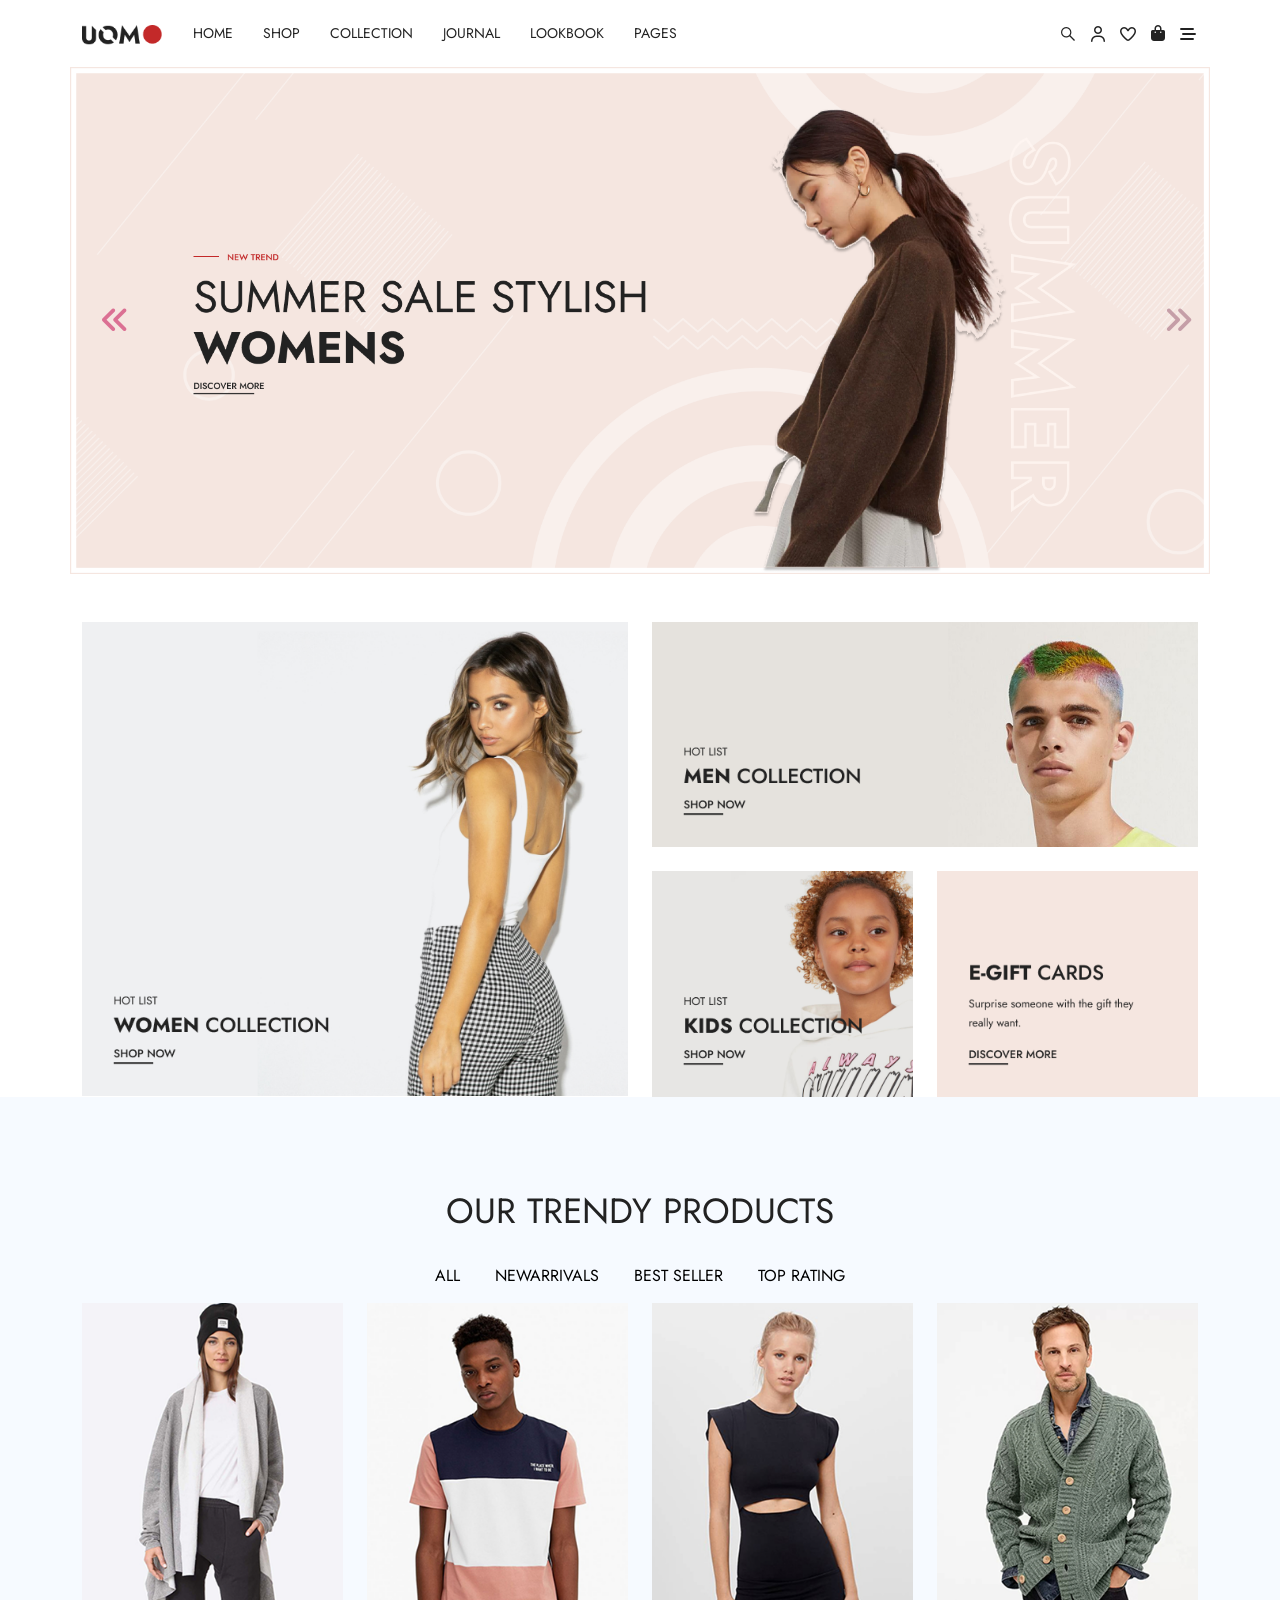
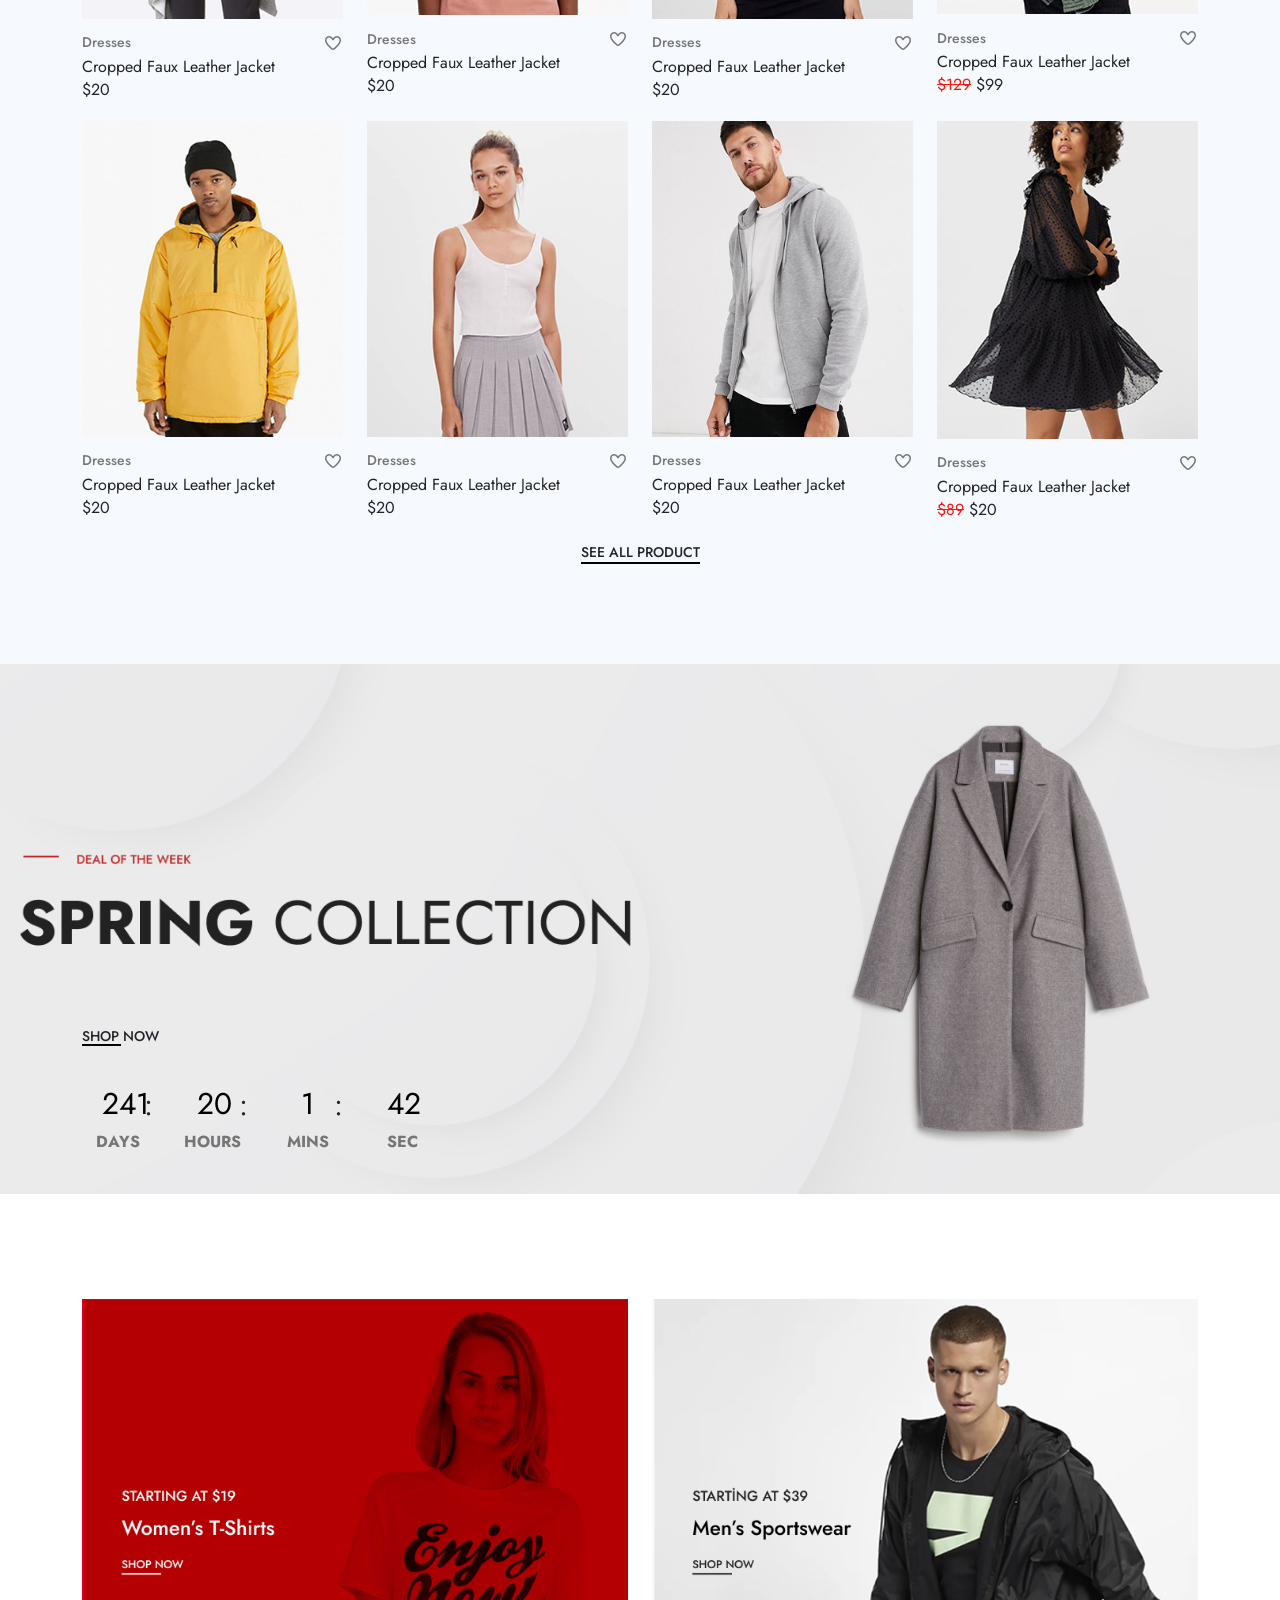
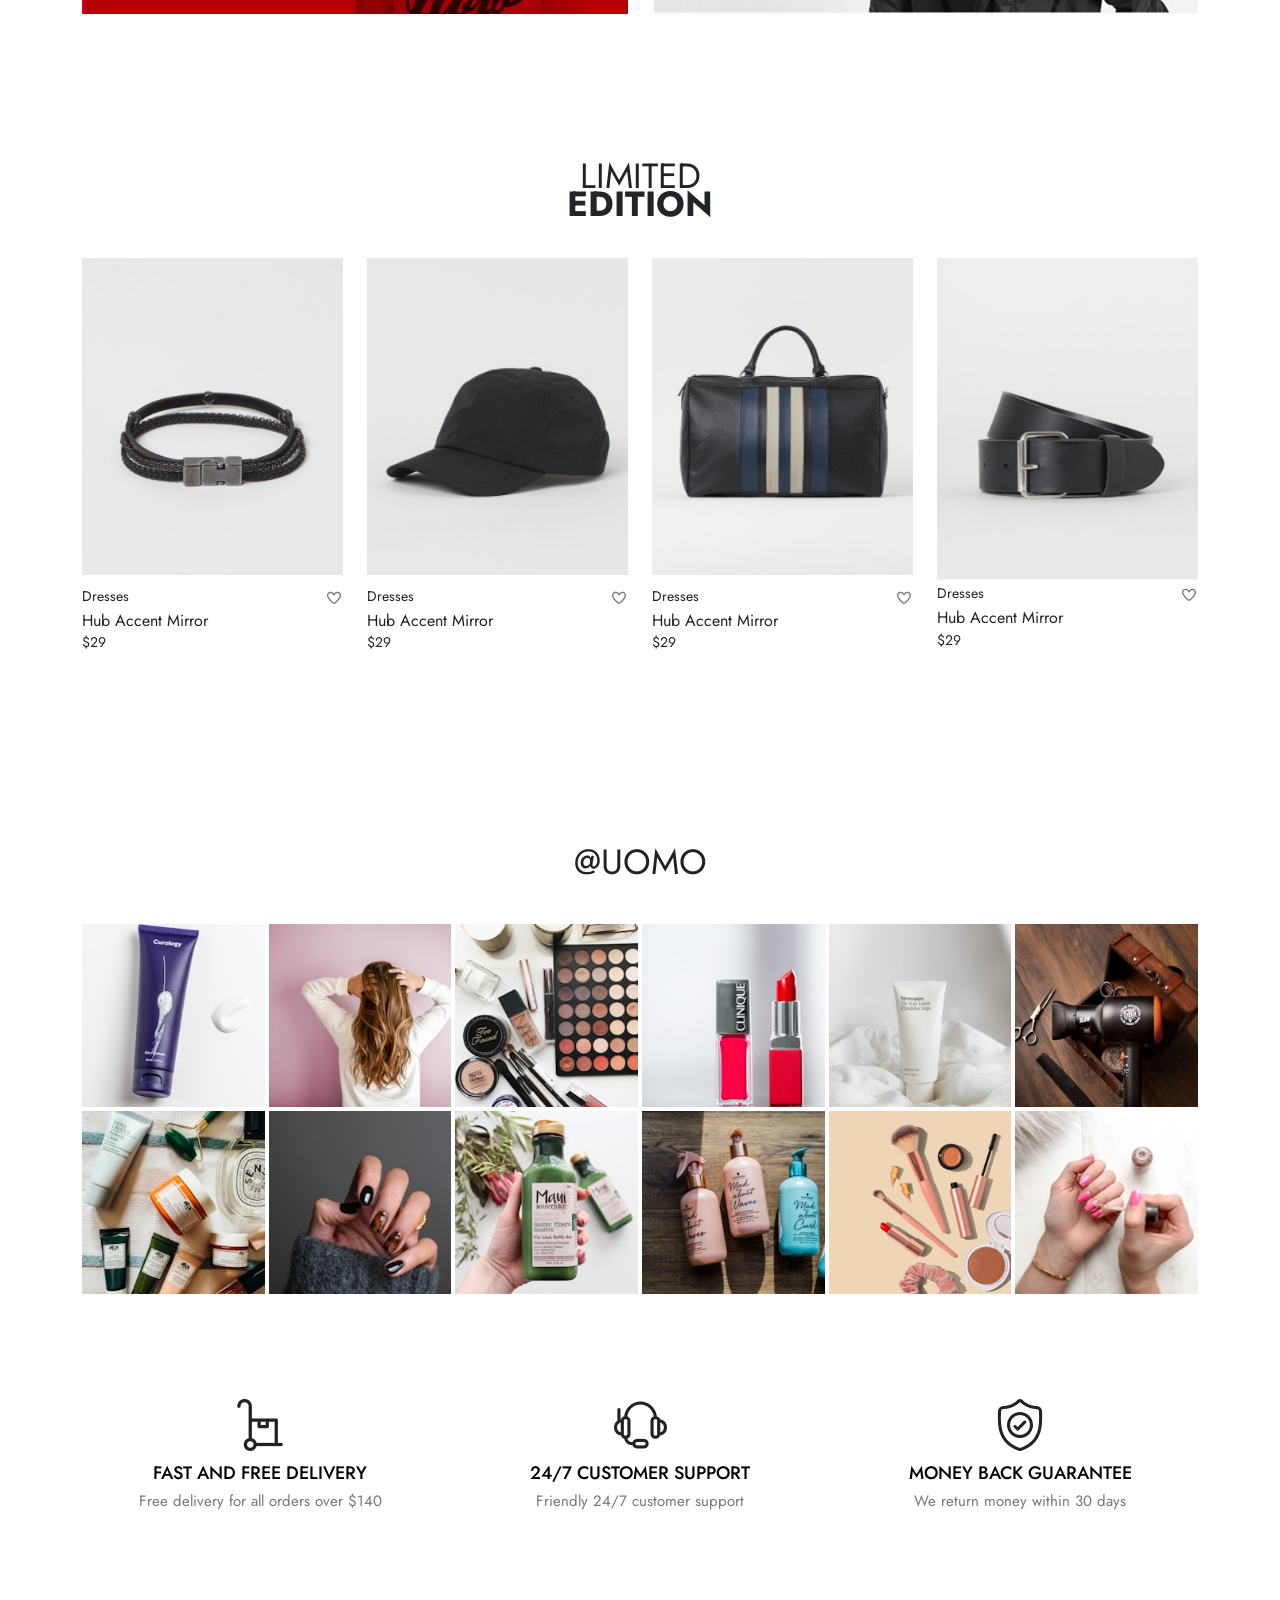
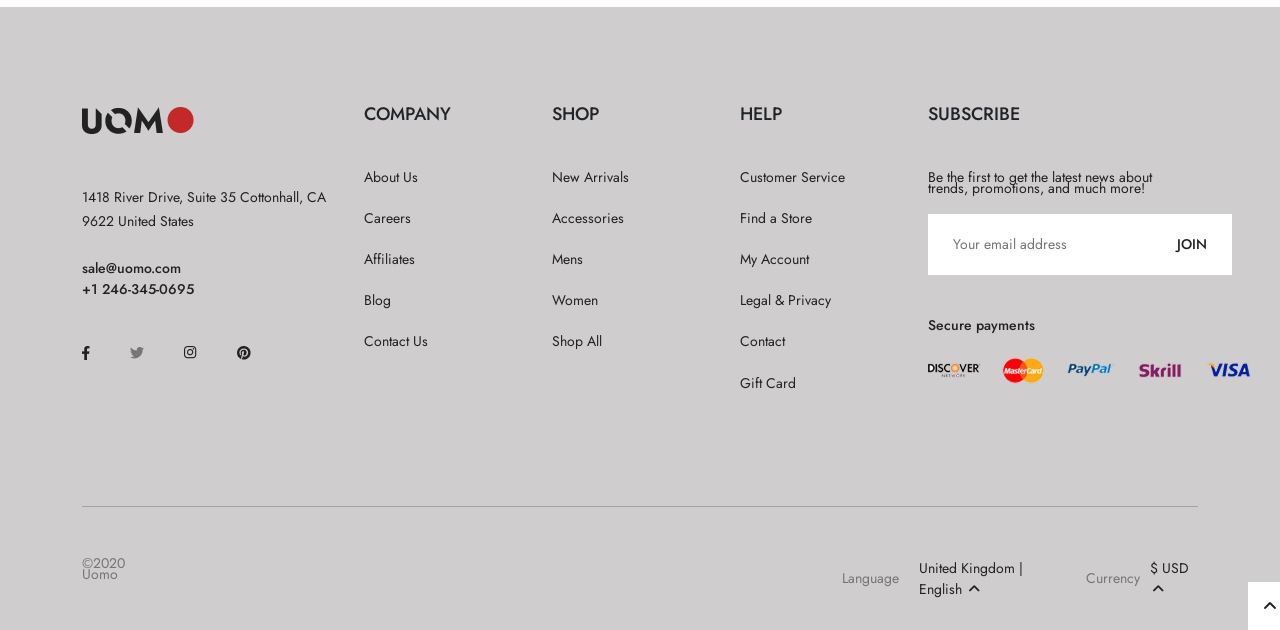
<file: index.html>
<!DOCTYPE html>
<html lang="en">

<head>
    <meta charset="UTF-8">
    <meta name="viewport" content="width=device-width, initial-scale=1.0">
    <title>Bootstarp</title>
    <!-- Google Font Start -->
    <link rel="preconnect" href="https://fonts.googleapis.com">
    <link rel="preconnect" href="https://fonts.gstatic.com" crossorigin>
    <link
        href="https://fonts.googleapis.com/css2?family=Barlow:ital,wght@0,100;0,200;0,300;0,400;0,500;0,600;0,700;0,800;0,900;1,100;1,200;1,300;1,400;1,500;1,600;1,700;1,800;1,900&family=Inter:ital,opsz,wght@0,14..32,100..900;1,14..32,100..900&family=Jost:ital,wght@0,100..900;1,100..900&family=Open+Sans:ital,wght@0,300..800;1,300..800&family=Oswald:wght@200..700&family=Roboto:ital,wght@0,100..900;1,100..900&display=swap"
        rel="stylesheet">
    <!-- Google Font End -->
    <!-- All css file start -->
    <link rel="stylesheet" href="css/bootstrap.min.css">
    <link rel="stylesheet" href="css/all.min.css">
    <link rel="stylesheet" href="css/slick.css">
    <link rel="stylesheet" href="./css/style.css">
    <!-- All css file end -->
</head>

<body>
    <!-- Header Section Start -->
    <nav class="navbar navbar-expand-lg">
        <div class="container">
            <a class="navbar-brand" href="#">
                <img src="images/logo.png" alt="images/logo.png">
            </a>
            <button class="navbar-toggler" type="button" data-bs-toggle="collapse"
                data-bs-target="#navbarSupportedContent" aria-controls="navbarSupportedContent" aria-expanded="false"
                aria-label="Toggle navigation">
                <span class="navbar-toggler-icon"></span>
            </button>
            <div class="collapse navbar-collapse" id="navbarSupportedContent">
                <ul class="navbar-nav me-auto mb-2 mb-lg-0">
                    <li class="nav-item">
                        <a class="nav-link" aria-current="page" href="#">HOME</a>
                    </li>
                    <li class="nav-item">
                        <a class="nav-link" href="#">SHOP</a>
                    </li>
                    <li class="nav-item">
                        <a class="nav-link" href="#">COLLECTION</a>
                    </li>
                    <li class="nav-item">
                        <a class="nav-link" href="#">JOURNAL</a>
                    </li>
                    <li class="nav-item">
                        <a class="nav-link" href="#">LOOKBOOK</a>
                    </li>
                    <li class="nav-item">
                        <a class="nav-link" href="#">PAGES</a>
                    </li>
                </ul>
            </div>
            <div class="menuIcon">
                <i class="fa-brands fa-sistrix"></i>
                <i class="fa-regular fa-user"></i>
                <i class="fa-regular fa-heart"></i>
                <i class="fa-solid fa-bag-shopping"></i>
                <i class="fa-solid fa-bars-staggered"></i>
            </div>
        </div>
    </nav>
    <!-- Header Section End -->
    <!-- Banner Section Start -->
    <section id="bannerSection">
        <div class="container">
            <div class="row bannerSlide">
                <div class="col-lg-12">
                    <a href="#">
                        <picture>
                            <img src="images/banner01.png" alt="images/banner01.png" class="img-fluid w-100">
                        </picture>
                    </a>
                </div>
                <div class="col-lg-12">
                    <a href="#">
                        <picture>
                            <img src="images/banner01.png" alt="images/banner01.png" class="img-fluid w-100">
                        </picture>
                    </a>
                </div>
                <div class="col-lg-12">
                    <a href="#">
                        <picture>
                            <img src="images/banner01.png" alt="images/banner01.png" class="img-fluid w-100">
                        </picture>
                    </a>
                </div>
            </div>
        </div>
    </section>
    <!-- Banner Section End -->

    <!-- Add Section Start -->
    <section id="addSection">
        <div class="container">
            <div class="row mt-5">
                <div class="col-lg-6">
                    <a href="#">
                        <picture>
                            <img src="images/modelOne.png" alt="modelOne.png" class="w-100 img-fluid">
                        </picture>
                    </a>
                </div>
                <div class="col-lg-6">
                    <a href="#">
                        <picture>
                            <img src="images/modelTwo.png" alt="modelTwo.png" class="w-100 img-fluid">
                        </picture>
                    </a>
                    <div class="row mt-4">
                        <div class="col-lg-6">
                            <a href="#">
                                <picture>
                                    <img src="images/modelThree.png" alt="modelThree.png" class="w-100 img-fluid">
                                </picture>
                            </a>
                        </div>
                        <div class="col-lg-6">
                            <a href="#">
                                <picture>
                                    <img src="images/modelFour.png" alt="modelTwo.png" class="w-100 img-fluid">
                                </picture>
                            </a>
                        </div>
                    </div>
                </div>
            </div>
        </div>

    </section>
    <!-- Add Section End -->
    <!-- Product section start -->
    <section id="ProductSection">
        <div class="container">
            <div class="row">
                <div class="col-lg-5 m-auto text-center">
                    <div class="textTittle">
                        <h3>OUR TRENDY <span>PRODUCTS</span></h3>
                    </div>
                    <div class="textBtn mt-4">
                        <button data-filter="all">ALL</button>
                        <button data-filter=".na">NEWARRIVALS</button>
                        <button data-filter=".bs">BEST SELLER</button>
                        <button data-filter=".tr">TOP RATING</button>
                    </div>
                </div>
            </div>
            <div class="row filter">
                <div class="col-lg-3 mix na">
                    <img src="images/Product/image1.png" alt="image1.png" class="w-100 img-fluid">
                    <div class="productText mt-3">
                        <div class="catagory">
                            <h4>Dresses</h4>
                            <i class="fa-regular fa-heart"></i>
                        </div>
                        <h3>Cropped Faux Leather Jacket</h3>
                        <h5>$20</h5>
                    </div>
                </div>
                <div class="col-lg-3 mix na">
                    <img src="images/Product/image 2.png" alt="image2.png" class="w-100 img-fluid">
                    <div class="productText mt-3">
                        <div class="catagory">
                            <h4>Dresses</h4>
                            <i class="fa-regular fa-heart"></i>
                        </div>
                        <h3>Cropped Faux Leather Jacket</h3>
                        <h5>$20</h5>
                    </div>
                </div>
                <div class="col-lg-3 mix bs na">
                    <img src="images/Product/image 3.png" alt="image 3.png" class="w-100 img-fluid">
                    <div class="productText mt-3">
                        <div class="catagory">
                            <h4>Dresses</h4>
                            <i class="fa-regular fa-heart"></i>
                        </div>
                        <h3>Cropped Faux Leather Jacket</h3>
                        <h5>$20</h5>
                    </div>
                </div>
                <div class="col-lg-3 mix tr bs">
                    <img src="images/Product/image 4.png" alt="image4.png" class="w-100 img-fluid">
                    <div class="productText mt-3">
                        <div class="catagory">
                            <h4>Dresses</h4>
                            <i class="fa-regular fa-heart"></i>
                        </div>
                        <h3>Cropped Faux Leather Jacket</h3>
                        <h5><del>$129</del> $99 </h5>
                    </div>
                </div>
                <div class="col-lg-3 mix tr na mt-4">
                    <img src="images/Product/images5.png" alt="images5.png" class="w-100 img-fluid">
                    <div class="productText mt-3">
                        <div class="catagory">
                            <h4>Dresses</h4>
                            <i class="fa-regular fa-heart"></i>
                        </div>
                        <h3>Cropped Faux Leather Jacket</h3>
                        <h5>$20</h5>
                    </div>
                </div>
                <div class="col-lg-3 mix tr bs mt-4">
                    <img src="images/Product/image 6.png" alt="image 6.png" class="w-100 img-fluid">
                    <div class="productText mt-3">
                        <div class="catagory">
                            <h4>Dresses</h4>
                            <i class="fa-regular fa-heart"></i>
                        </div>
                        <h3>Cropped Faux Leather Jacket</h3>
                        <h5>$20</h5>
                    </div>
                </div>
                <div class="col-lg-3 mix na mt-4">
                    <img src="images/Product/images7.png" alt="images7.png" class="w-100 img-fluid">
                    <div class="productText mt-3">
                        <div class="catagory">
                            <h4>Dresses</h4>
                            <i class="fa-regular fa-heart"></i>
                        </div>
                        <h3>Cropped Faux Leather Jacket</h3>
                        <h5>$20</h5>
                    </div>
                </div>
                <div class="col-lg-3 mix bs mt-4">
                    <img src="images/Product/image8.png" alt="image8.png" class="w-100 img-fluid">
                    <div class="productText mt-3">
                        <div class="catagory">
                            <h4>Dresses</h4>
                            <i class="fa-regular fa-heart"></i>
                        </div>
                        <h3>Cropped Faux Leather Jacket</h3>
                        <h5><del>$89</del> $20</h5>
                    </div>
                </div>

            </div>
            <div class="row mt-4">
                <div class="col-lg-3 mix tr m-auto">
                    <div class="seeAllP text-center">
                        <a href="#">SEE ALL PRODUCT</a>
                    </div>
                </div>
            </div>
        </div>
    </section>
    <!-- Product section end -->
    <!-- Counterdown Section Start -->
    <section id="counterDown">
        <div class="container">
            <div class="row">
                <div class="col-lg-4">
                    <div class="shopBtn">
                        <a href="#">Shop Now</a>
                    </div>
                    <div class="row mt-4 text-center">
                        <div class="col-lg-3">
                            <div class="countDown">
                                <h3 id="days">05</h3>
                                <h4>DAYS</h4>
                                <span class="fota">:</span>
                            </div>
                        </div>
                        <div class="col-lg-3">
                            <div class="countDown">
                                <h3 id="hours">07</h3>
                                <h4>HOURS</h4>
                                <span class="fota">:</span>
                            </div>
                        </div>
                        <div class="col-lg-3">
                            <div class="countDown">
                                <h3 id="minutes">09</h3>
                                <h4>MINS</h4>
                                <span class="fota">:</span>
                            </div>
                        </div>
                        <div class="col-lg-3">
                            <div class="countDown">
                                <h3 id="seconds">03</h3>
                                <h4>SEC</h4>
                            </div>
                        </div>
                    </div>
                </div>
            </div>
        </div>

    </section>
    <!-- Counterdown Section End -->

    <!-- Limited Product Parat Start -->
    <section id="limitedProduct">
        <div class="container">
            <div class="row">
                <div class="col-lg-6">
                    <a href="#">
                        <picture>
                            <img src="images/Female banner.png" alt="images/Female banner.png" class="w-100 img-fluid">
                        </picture>
                    </a>
                </div>
                <div class="col-lg-6">

                    <a href="#">
                        <picture>
                            <img src="images/Male banner.png" alt="Male banner.png" class="w-100 img-fluid">
                        </picture>
                    </a>
                </div>
            </div>
            <div class="row mt-5">
                <div class="col-lg-3 text-center m-auto">
                    <div class="eiditionTittle">
                        <h3>LIMITED <b>EDITION</b></h3>
                    </div>
                </div>
            </div>
            <div class="row">
                <div class="col-lg-3">
                    <div class="editionCard">
                        <img src="images/Product/barcelite.png" alt="barcelite.png" class="w-100 img-fluid">
                        <div class="editionContent mt-3">
                            <h4>Dresses</h4>
                            <i class="fa-regular fa-heart"></i>
                        </div>
                        <h3>Hub Accent Mirror</h3>
                        <h4>$29</h4>
                    </div>
                </div>
                <div class="col-lg-3">
                    <div class="editionCard">
                        <img src="images/Product/cap.png" alt="cap.png" class="w-100 img-fluid">
                        <div class="editionContent mt-3">
                            <h4>Dresses</h4>
                            <i class="fa-regular fa-heart"></i>
                        </div>
                        <h3>Hub Accent Mirror</h3>
                        <h4>$29</h4>
                    </div>
                </div>
                <div class="col-lg-3">
                    <div class="editionCard">
                        <img src="images/Product/bag.png" alt="bag.png" class="w-100 img-fluid">
                        <div class="editionContent mt-3">
                            <h4>Dresses</h4>
                            <i class="fa-regular fa-heart"></i>
                        </div>
                        <h3>Hub Accent Mirror</h3>
                        <h4>$29</h4>
                    </div>
                </div>
                <div class="col-lg-3">
                    <div class="editionCard">
                        <img src="images/Product/bell.png" alt="bell.png" class="w-100 img-fluid">
                        <div class="editionContent mt-2">
                            <h4>Dresses</h4>
                            <i class="fa-regular fa-heart"></i>
                        </div>
                        <h3>Hub Accent Mirror</h3>
                        <h4>$29</h4>
                    </div>
                </div>
            </div>
        </div>
        </div>
    </section>
    <!-- Limited Product Parat ENd -->

    <!-- @UOMO Section Start -->
    <section id="uomoPart">
        <div class="container">
            <div class="row">
                <div class="col-lg-2 text-center m-auto">
                    <div class="uomoTittle">
                        <h3>@UOMO</h3>
                    </div>
                </div>
            </div>
            <div class="row g-1">
                <div class="col-lg-2">
                    <div class="uomoImg mt-5">
                        <img src="images/Unslash/photo-01.jfif" alt="photo-01.jfif" class="img-fluid w-100">
                    </div>
                </div>
                <div class="col-lg-2">
                    <div class="uomoImg mt-5">
                        <img src="images/Unslash/photo-02.jfif" alt="photo-02.jfif" class="img-fluid w-100">
                    </div>
                </div>
                <div class="col-lg-2">
                    <div class="uomoImg mt-5">
                        <img src="images/Unslash/photo-03.jfif" alt="photo-03.jfif" class="img-fluid w-100">
                    </div>
                </div>
                <div class="col-lg-2">
                    <div class="uomoImg mt-5">
                        <img src="images/Unslash/photo-04.jfif" alt="photo-04.jfif" class="img-fluid w-100">
                    </div>
                </div>
                <div class="col-lg-2">
                    <div class="uomoImg mt-5">
                        <img src="images/Unslash/photo-05.jfif" alt="photo-05.jfif" class="img-fluid w-100">
                    </div>
                </div>
                <div class="col-lg-2">
                    <div class="uomoImg mt-5">
                        <img src="images/Unslash/photo-06.jfif" alt="photo-06.jfif" class="img-fluid w-100">
                    </div>
                </div>
                <div class="col-lg-2 gap-1">
                    <div class="uomoImg">
                        <img src="images/Unslash/photo-07.jfif" alt="photo-07.jfif" class="img-fluid w-100">
                    </div>
                </div>
                <div class="col-lg-2 gap-1">
                    <div class="uomoImg">
                        <img src="images/Unslash/photo-08.jfif" alt="photo-08.jfif" class="img-fluid w-100">
                    </div>
                </div>
                <div class="col-lg-2 gap-1">
                    <div class="uomoImg">
                        <img src="images/Unslash/photo-09.jfif" alt="photo-09.jfif" class="img-fluid w-100">
                    </div>
                </div>
                <div class="col-lg-2 gap-1">
                    <div class="uomoImg">
                        <img src="images/Unslash/photo-10.jfif" alt="photo-10.jfif" class="img-fluid w-100">
                    </div>
                </div>
                <div class="col-lg-2 gap-1">
                    <div class="uomoImg">
                        <img src="images/Unslash/photo-11.jfif" alt="photo-11.jfif" class="img-fluid w-100">
                    </div>
                </div>
                <div class="col-lg-2 gap-1">
                    <div class="uomoImg">
                        <img src="images/Unslash/photo-12.jfif" alt="photo-12.jfif" class="img-fluid w-100">
                    </div>
                </div>
            </div>
            <div class="row">
                <div class="col-lg-4 text-center text-center">
                    <div class="serviceContent">
                        <img src="images/shipping.png" alt="shipping.png" class="img-fluid">
                        <h3>FAST AND FREE DELIVERY</h3>
                        <h5>Free delivery for all orders over $140</h5>
                    </div>
                </div>
                <div class="col-lg-4 text-center text-center">
                    <div class="serviceContent">
                        <img src="images/headphone.png" alt="headphone.png" class="img-fluid">
                        <h3>24/7 CUSTOMER SUPPORT</h3>
                        <h5>Friendly 24/7 customer support</h5>
                    </div>
                </div>
                <div class="col-lg-4 text-center text-center">
                    <div class="serviceContent">
                        <img src="images/shield.png" alt="shield.png.png" class="img-fluid">
                        <h3>MONEY BACK GUARANTEE</h3>
                        <h5>We return money within 30 days</h5>
                    </div>
                </div>
            </div>
        </div>
    </section>
    <!-- @UOMO Section ENd -->

    <!-- Footer Part Start -->
    <section id="FooterPart">
        <div class="container">
            <div class="row me-auto">
                <div class="col-lg-3">
                    <div class="footerIcon">
                        <img src="images/logo.png" alt="logo.png">
                        <h6>1418 River Drive, Suite 35 Cottonhall, CA 9622
                            United States</h6>
                        <h5>sale@uomo.com</h5>
                        <h4>+1 246-345-0695</h4>
                        <div class="iconFlex">
                            <img src="images/FooterIcon/Fb.png" alt="Fb.png">
                            <img src="images/FooterIcon/Tw.png" alt="Tw.png">
                            <img src="images/FooterIcon/Ins.png" alt="Ins.png">
                            <img src="images/FooterIcon/Pin.png" alt="Pin.png">
                        </div>
                    </div>
                </div>
                <div class="col-lg-2">
                    <div class="companyDiv">
                        <h3>COMPANY</h3>
                        <h6>About Us</h6>
                        <h6>Careers</h6>
                        <h6>Affiliates</h6>
                        <h6>Blog</h6>
                        <h6>Contact Us</h6>
                    </div>
                </div>
                <div class="col-lg-2">
                    <div class="companyDiv">
                        <h3>SHOP</h3>
                        <h6>New Arrivals</h6>
                        <h6>Accessories</h6>
                        <h6>Mens</h6>
                        <h6>Women</h6>
                        <h6>Shop All</h6>
                    </div>
                </div>
                <div class="col-lg-2">
                    <div class="companyDiv">
                        <h3>HELP</h3>
                        <h6>Customer Service</h6>
                        <h6>Find a Store</h6>
                        <h6>My Account</h6>
                        <h6>Legal & Privacy</h6>
                        <h6>Contact</h6>
                        <h6>Gift Card</h6>
                    </div>
                </div>
                <div class="col-lg-3">
                    <div class="paymentDiv">
                        <h3>SUBSCRIBE</h3>
                        <h6>Be the first to get the latest news about trends,
                            promotions, and much more!</h6>
                        <input type="text" placeholder="Your email address">
                        <button id="">JOIN</button>
                        <h4>Secure payments</h4>
                       <img src="images/FooterIcon/payment image 20.png" alt="">
                    </div>
                </div>
            </div>
            <hr>
            <div class="row justify-content-between align-ittem-center">
                <div class="col-lg-1">
                    <div class="copyright">
                        <h5>©2020 Uomo</h5>
                    </div>
                </div>
                <div class="col-lg-4">
                   <div class="langguageCurency">
                    <div class="langguage">
                    <h5>Language</h5>
                    <span>United Kingdom | English <i class="fa-solid fa-angle-up"></i></span>
                   </div> 
                   <div class="curency">
                    <h5>Currency</h5>
                    <span>$ USD <i class="fa-solid fa-angle-up"></i></span>
                   </div>
                   </div> 
                </div>
            </div>
        </div>
        <div class="footerCornerIcon">
            <i class="fa-solid fa-angle-up"></i>
        </div>
    </section>
    <!-- Footer Part End -->


    <!-- Demo slider start -->
    <!-- Demo slider end -->










    <!-- All js file start -->
    <script src="css/bootstrap.min.css"></script>
    <script src="js/jquery-1.12.4.min.js"></script>
    <script src="js/slick.min.js"></script>
    <script src="js/mixitup.min.js"></script>
    <script src="js/script.js"></script>
    <!-- All js file end -->
</body>

</html>
</file>
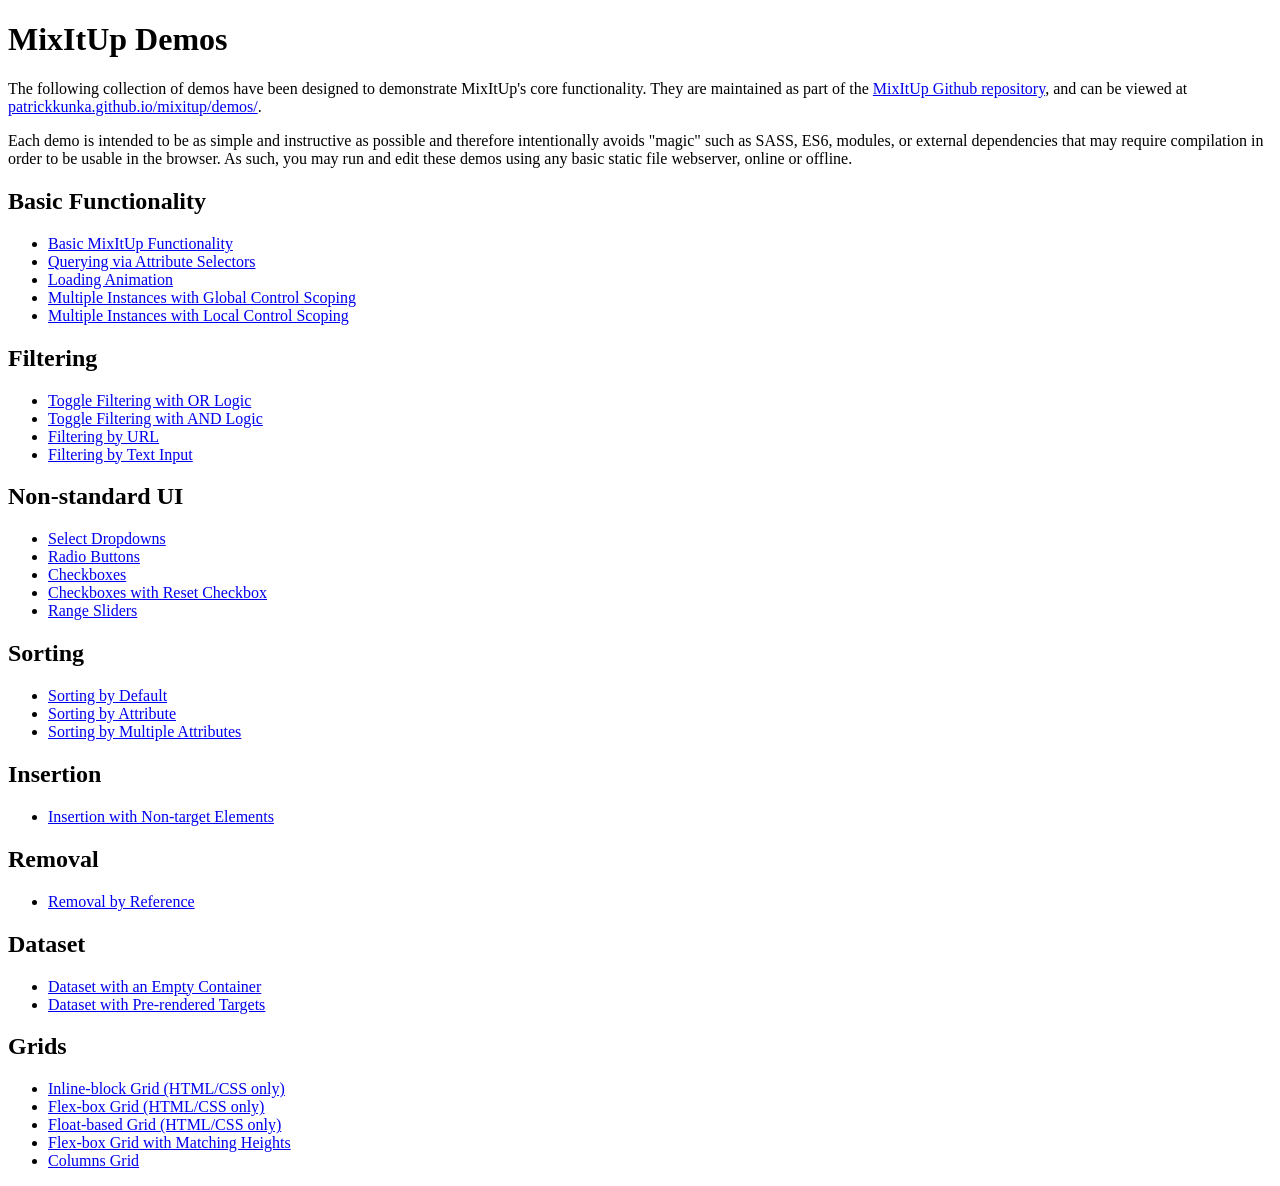
<file: mixitup-3/demos/index.html>
<!DOCTYPE html>
<html>
    <head>
        <title>MixItUp Demos</title>
    </head>
    <body>
        <h1>MixItUp Demos</h1>

        <p>The following collection of demos have been designed to demonstrate MixItUp's core functionality. They are maintained as part of the <a href="https://github.com/patrickkunka/mixitup/tree/v3/demos">MixItUp Github repository</a>, and can be viewed at <a href="http://patrickkunka.github.io/mixitup/demos">patrickkunka.github.io/mixitup/demos/</a>.</p>

        <p>Each demo is intended to be as simple and instructive as possible and therefore intentionally avoids "magic" such as SASS, ES6, modules, or external dependencies that may require compilation in order to be usable in the browser. As such, you may run and edit these demos using any basic static file webserver, online or offline.</p>

        <h2>Basic Functionality</h2>

        <ul>
            <li><a href="./basic/">Basic MixItUp Functionality</a></li>
            <li><a href="./attribute-selectors/">Querying via Attribute Selectors</a></li>
            <li><a href="./loading-animation/">Loading Animation</a></li>
            <li><a href="./multiple-instances-global-control-scoping/">Multiple Instances with Global Control Scoping</a></li>
            <li><a href="./multiple-instances-local-control-scoping/">Multiple Instances with Local Control Scoping</a></li>
        </ul>

        <h2>Filtering</h2>

        <ul>
            <li><a href="./toggle-filtering-or-logic/">Toggle Filtering with OR Logic</a></li>
            <li><a href="./toggle-filtering-and-logic/">Toggle Filtering with AND Logic</a></li>
            <li><a href="./filtering-by-url/">Filtering by URL</a></li>
            <li><a href="./filtering-by-text-input/">Filtering by Text Input</a></li>
        </ul>

        <h2>Non-standard UI</h2>

        <ul>
            <li><a href="./select-dropdowns/">Select Dropdowns</a></li>
            <li><a href="./radio-buttons/">Radio Buttons</a></li>
            <li><a href="./checkboxes/">Checkboxes</a></li>
            <li><a href="./checkboxes-with-reset-checkbox/">Checkboxes with Reset Checkbox</a></li>
            <li><a href="./filtering-by-range/">Range Sliders</a></li>
        </ul>

        <h2>Sorting</h2>

        <ul>
            <li><a href="./sorting-by-default/">Sorting by Default</a></li>
            <li><a href="./sorting-by-attribute/">Sorting by Attribute</a></li>
            <li><a href="./sorting-by-multiple-attributes/">Sorting by Multiple Attributes</a></li>
        </ul>

        <h2>Insertion</h2>

        <ul>
            <li><a href="./insertion-non-target-elements/">Insertion with Non-target Elements</a></li>
        </ul>

        <h2>Removal</h2>

        <ul>
            <li><a href="./removal-by-reference/">Removal by Reference</a></li>
        </ul>

        <h2>Dataset</h2>

        <ul>
            <li><a href="./dataset-empty-container/">Dataset with an Empty Container</a></li>
            <li><a href="./dataset-pre-rendered-targets/">Dataset with Pre-rendered Targets</a></li>
        </ul>

        <h2>Grids</h2>

        <ul>
            <li><a href="./grid-inline-block/">Inline-block Grid (HTML/CSS only)</a></li>
            <li><a href="./grid-flex-box/">Flex-box Grid (HTML/CSS only)</a></li>
            <li><a href="./grid-floats/">Float-based Grid (HTML/CSS only)</a></li>
            <li><a href="./grid-flex-box-matching-heights/">Flex-box Grid with Matching Heights</a></li>
            <li><a href="./grid-columns/">Columns Grid</a></li>
        </ul>
    </body>
</html>
</file>
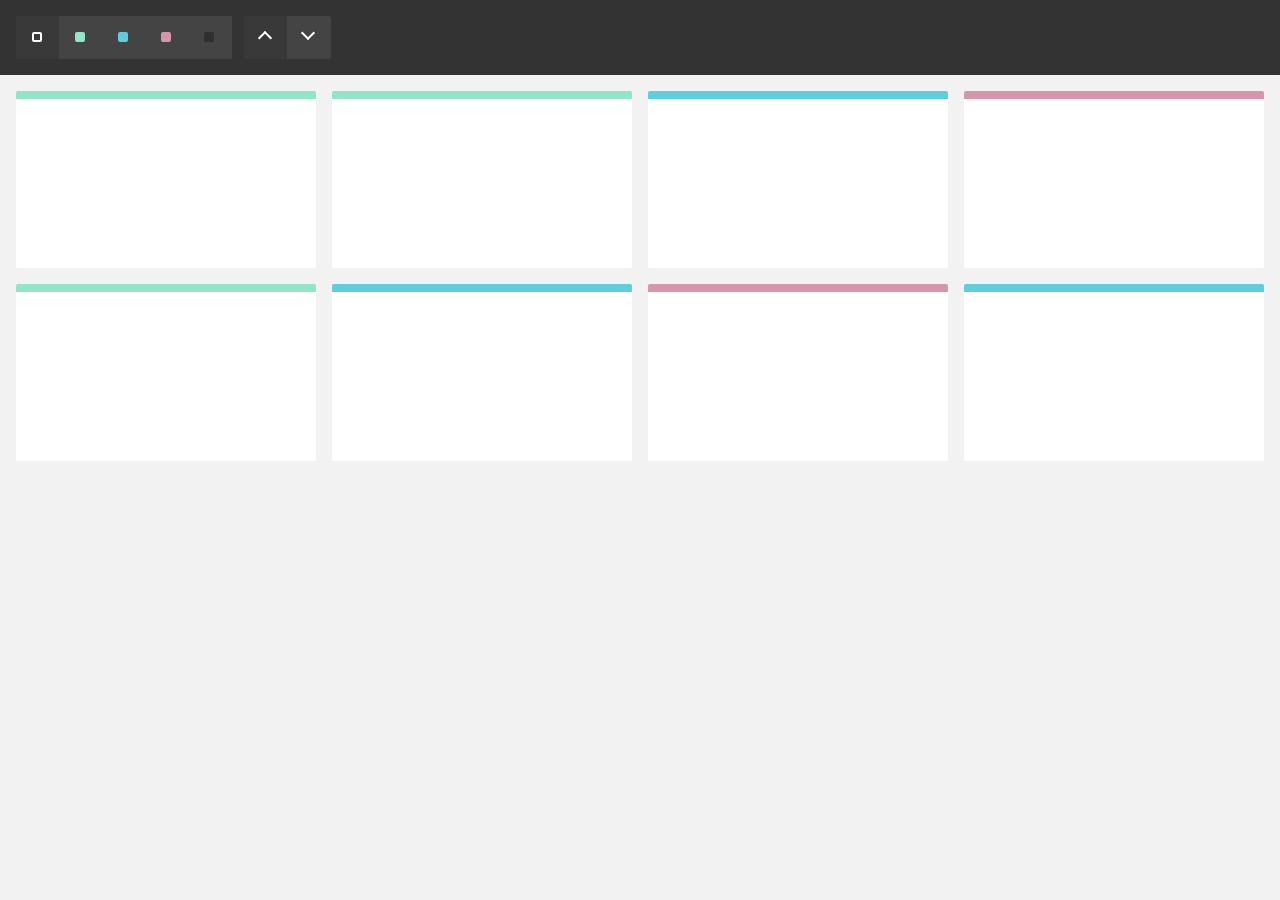
<file: mixitup-3/demos/attribute-selectors/index.html>
<!DOCTYPE html>
<html>
    <head>
        <meta name="viewport" content="width=device-width, initial-scale=1">

        <link href="../reset.css" rel="stylesheet"/>
        <link href="./style.css" rel="stylesheet"/>

        <title>MixItUp Demo - Querying via Attribute Selectors</title>
    </head>
    <body>
        <div class="controls">
            <button type="button" class="control" data-filter="all">All</button>
            <button type="button" class="control" data-filter=".green">Green</button>
            <button type="button" class="control" data-filter=".blue">Blue</button>
            <button type="button" class="control" data-filter=".pink">Pink</button>
            <button type="button" class="control" data-filter="none">None</button>

            <button type="button" class="control" data-sort="default:asc">Asc</button>
            <button type="button" class="control" data-sort="default:desc">Desc</button>
        </div>

        <div class="container" data-ref="mixitup-container">
            <div class="item green" data-ref="mixitup-target"></div>
            <div class="item green" data-ref="mixitup-target"></div>
            <div class="item blue" data-ref="mixitup-target"></div>
            <div class="item pink" data-ref="mixitup-target"></div>
            <div class="item green" data-ref="mixitup-target"></div>
            <div class="item blue" data-ref="mixitup-target"></div>
            <div class="item pink" data-ref="mixitup-target"></div>
            <div class="item blue" data-ref="mixitup-target"></div>

            <div class="gap"></div>
            <div class="gap"></div>
            <div class="gap"></div>
        </div>

        <script src="../../dist/mixitup.min.js"></script>

        <script>
            var containerEl = document.querySelector('[data-ref~="mixitup-container"]');

            var mixer = mixitup(containerEl, {
                selectors: {
                    target: '[data-ref~="mixitup-target"]'
                }
            });
        </script>
    </body>
</html>
</file>
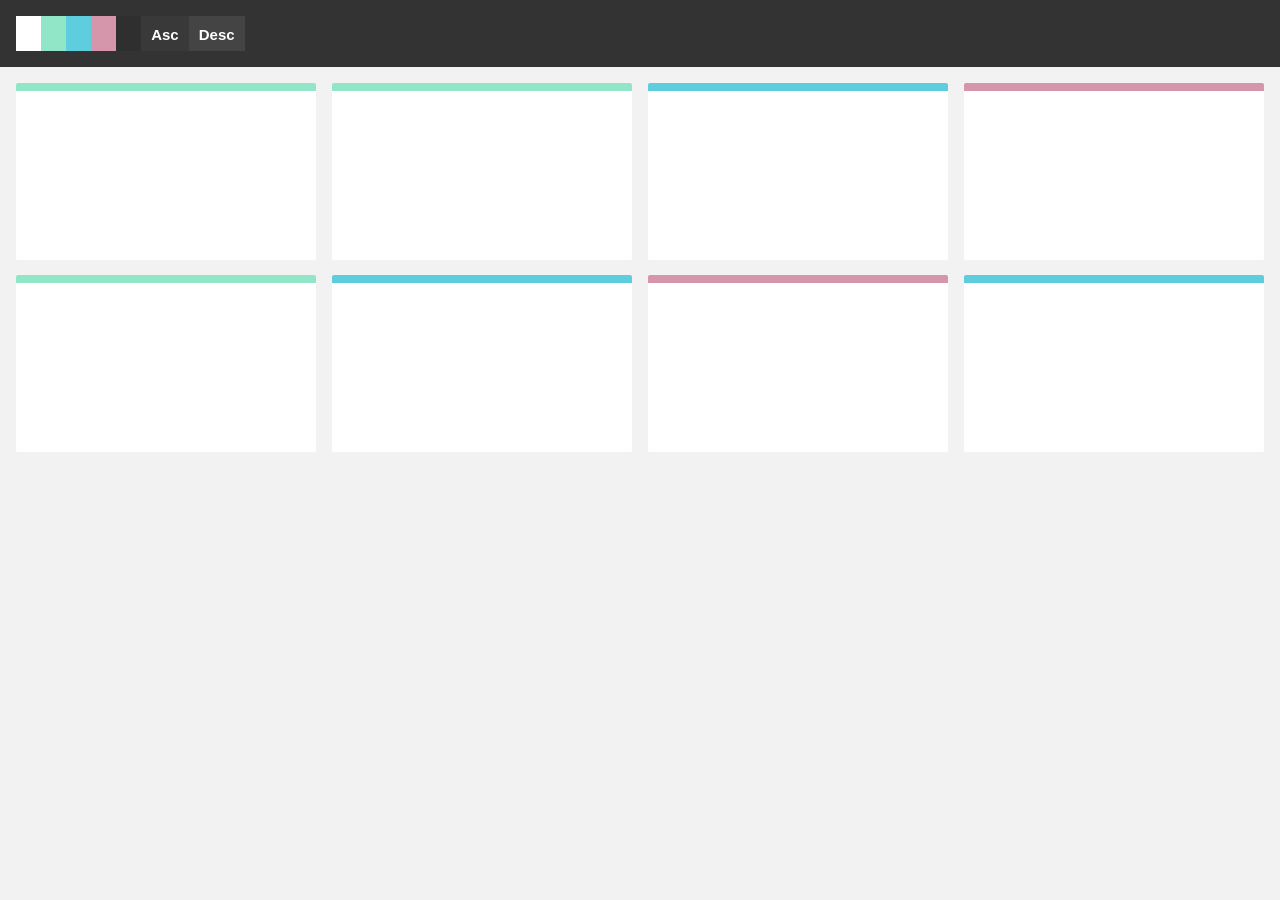
<file: mixitup-3/demos/basic-ie-8/index.html>
<!DOCTYPE html>
<html>
    <head>
        <meta name="viewport" content="width=device-width, initial-scale=1">

        <link href="../reset.css" rel="stylesheet"/>
        <link href="./style.css" rel="stylesheet"/>

        <title>MixItUp Demo - Basic (IE8 Compatible Layout)</title>
    </head>
    <body>
        <div class="controls">
            <button type="button" class="control" data-filter="all"></button>
            <button type="button" class="control" data-filter=".green"></button>
            <button type="button" class="control" data-filter=".blue"></button>
            <button type="button" class="control" data-filter=".pink"></button>
            <button type="button" class="control" data-filter="none"></button>

            <button type="button" class="control" data-sort="default:asc">Asc</button>
            <button type="button" class="control" data-sort="default:desc">Desc</button>
        </div>

        <div class="container">
            <div class="mix green"></div>
            <div class="mix green"></div>
            <div class="mix blue"></div>
            <div class="mix pink"></div>
            <div class="mix green"></div>
            <div class="mix blue"></div>
            <div class="mix pink"></div>
            <div class="mix blue"></div>

            <div class="gap"></div>
            <div class="gap"></div>
            <div class="gap"></div>
        </div>

        <script src="../../dist/mixitup.min.js"></script>

        <script>
            var containerEl = document.querySelector('.container');

            var mixer = mixitup(containerEl);
        </script>
    </body>
</html>
</file>
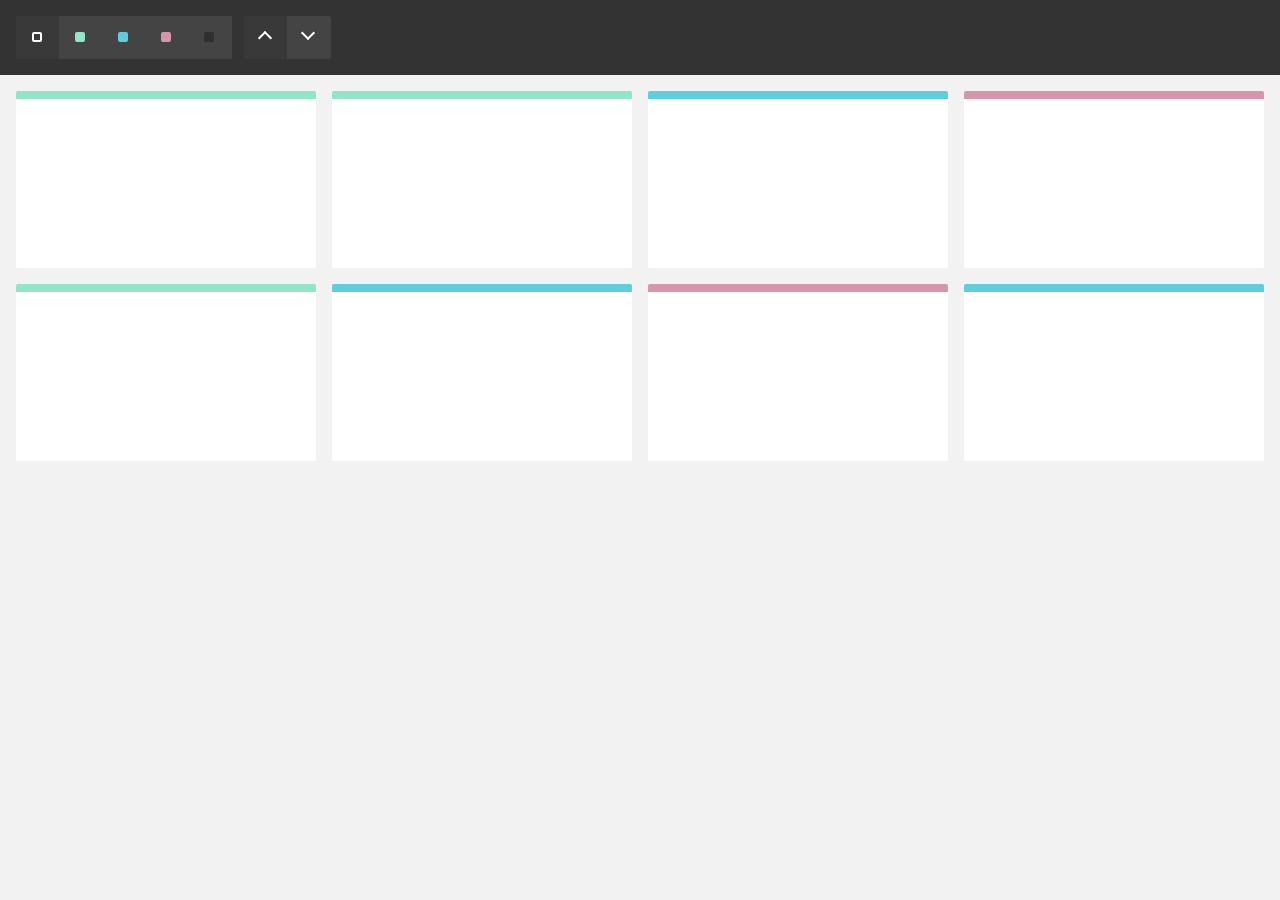
<file: mixitup-3/demos/basic/index.html>
<!DOCTYPE html>
<html>
    <head>
        <meta name="viewport" content="width=device-width, initial-scale=1">

        <link href="../reset.css" rel="stylesheet"/>
        <link href="./style.css" rel="stylesheet"/>

        <title>MixItUp Demo - Basic</title>
    </head>
    <body>
        <div class="controls">
            <button type="button" class="control" data-filter="all">All</button>
            <button type="button" class="control" data-filter=".green">Green</button>
            <button type="button" class="control" data-filter=".blue">Blue</button>
            <button type="button" class="control" data-filter=".pink">Pink</button>
            <button type="button" class="control" data-filter="none">None</button>

            <button type="button" class="control" data-sort="default:asc">Asc</button>
            <button type="button" class="control" data-sort="default:desc">Desc</button>
        </div>

        <div class="container">
            <div class="mix green"></div>
            <div class="mix green"></div>
            <div class="mix blue"></div>
            <div class="mix pink"></div>
            <div class="mix green"></div>
            <div class="mix blue"></div>
            <div class="mix pink"></div>
            <div class="mix blue"></div>

            <div class="gap"></div>
            <div class="gap"></div>
            <div class="gap"></div>
        </div>

        <script src="../../dist/mixitup.min.js"></script>

        <script>
            var containerEl = document.querySelector('.container');

            var mixer = mixitup(containerEl);
        </script>
    </body>
</html>
</file>
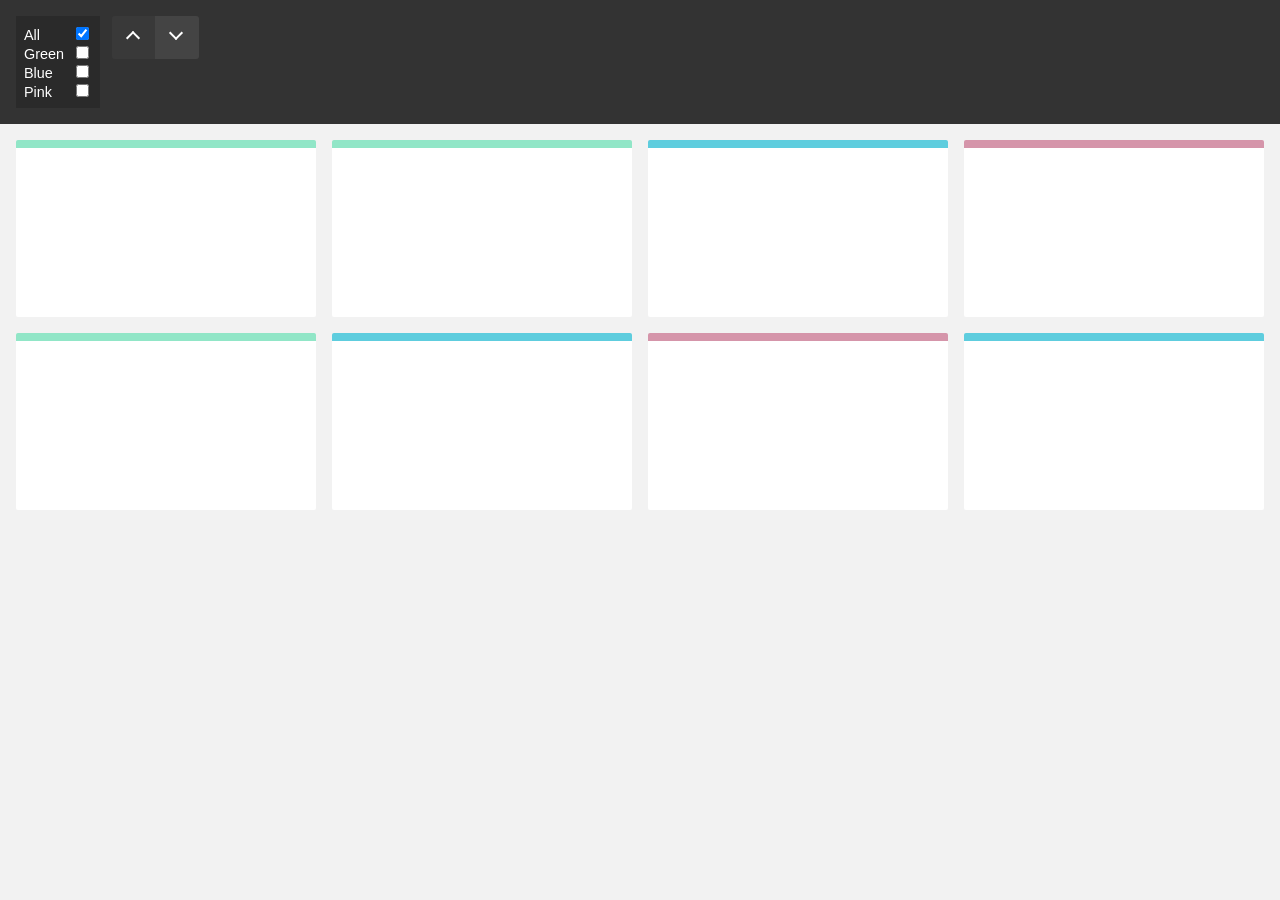
<file: mixitup-3/demos/checkboxes-with-reset-checkbox/index.html>
<!DOCTYPE html>
<html>
    <head>
        <meta name="viewport" content="width=device-width, initial-scale=1">

        <link href="../reset.css" rel="stylesheet"/>
        <link href="./style.css" rel="stylesheet"/>

        <title>MixItUp Demo - Checkboxes with Reset Checkbox</title>
    </head>
    <body>
        <div class="controls">
            <div class="checkbox-group">
                <div class="checkbox">
                    <label class="checkbox-label">All</label>
                    <input type="checkbox" value="all" checked/>
                </div>

                <div class="checkbox">
                    <label class="checkbox-label">Green</label>
                    <input type="checkbox" value=".green"/>
                </div>

                <div class="checkbox">
                    <label class="checkbox-label">Blue</label>
                    <input type="checkbox" value=".blue"/>
                </div>

                <div class="checkbox">
                    <label class="checkbox-label">Pink</label>
                    <input type="checkbox" value=".pink"/>
                </div>
            </div>

            <button type="button" class="control" data-sort="default:asc">Asc</button>
            <button type="button" class="control" data-sort="default:desc">Desc</button>
        </div>

        <div class="container">
            <div class="mix green"></div>
            <div class="mix green"></div>
            <div class="mix blue"></div>
            <div class="mix pink"></div>
            <div class="mix green"></div>
            <div class="mix blue"></div>
            <div class="mix pink"></div>
            <div class="mix blue"></div>

            <div class="gap"></div>
            <div class="gap"></div>
            <div class="gap"></div>
        </div>

        <script src="../../dist/mixitup.min.js"></script>

        <script>
            // In this example, we must bind a 'change' event handler to
            // our checkboxes, then interact with the mixer via
            // its .filter() API methods.

            var containerEl = document.querySelector('.container');
            var checkboxGroup = document.querySelector('.checkbox-group');
            var checkboxes = checkboxGroup.querySelectorAll('input[type="checkbox"]');
            var allCheckbox = checkboxGroup.querySelector('input[value="all"]');

            var mixer = mixitup(containerEl);

            checkboxGroup.addEventListener('change', function(e) {
                var selectors = [];
                var checkbox;
                var i;

                if (e.target === allCheckbox && e.target.checked) {
                    // If the "all" checkbox was checked, uncheck all other checkboxes

                    for (i = 0; i < checkboxes.length; i++) {
                        checkbox = checkboxes[i];

                        if (checkbox !== allCheckbox) checkbox.checked = false;
                    }
                } else {
                    // Another checkbox was changed, uncheck "all".

                    allCheckbox.checked = false;
                }

                // Iterate through all checkboxes, pushing the
                // values of those that are checked into an array

                for (i = 0; i < checkboxes.length; i++) {
                    checkbox = checkboxes[i];

                    if (checkbox.checked) selectors.push(checkbox.value);
                }

                // If there are values in the array, join it into a string
                // using your desired logic, and send to the mixer's .filter()
                // method, otherwise filter by 'all'

                var selectorString = selectors.length > 0 ?
                    selectors.join(',') : // or '.' for AND logic
                    'all';

                mixer.filter(selectorString);
            });
        </script>
    </body>
</html>
</file>
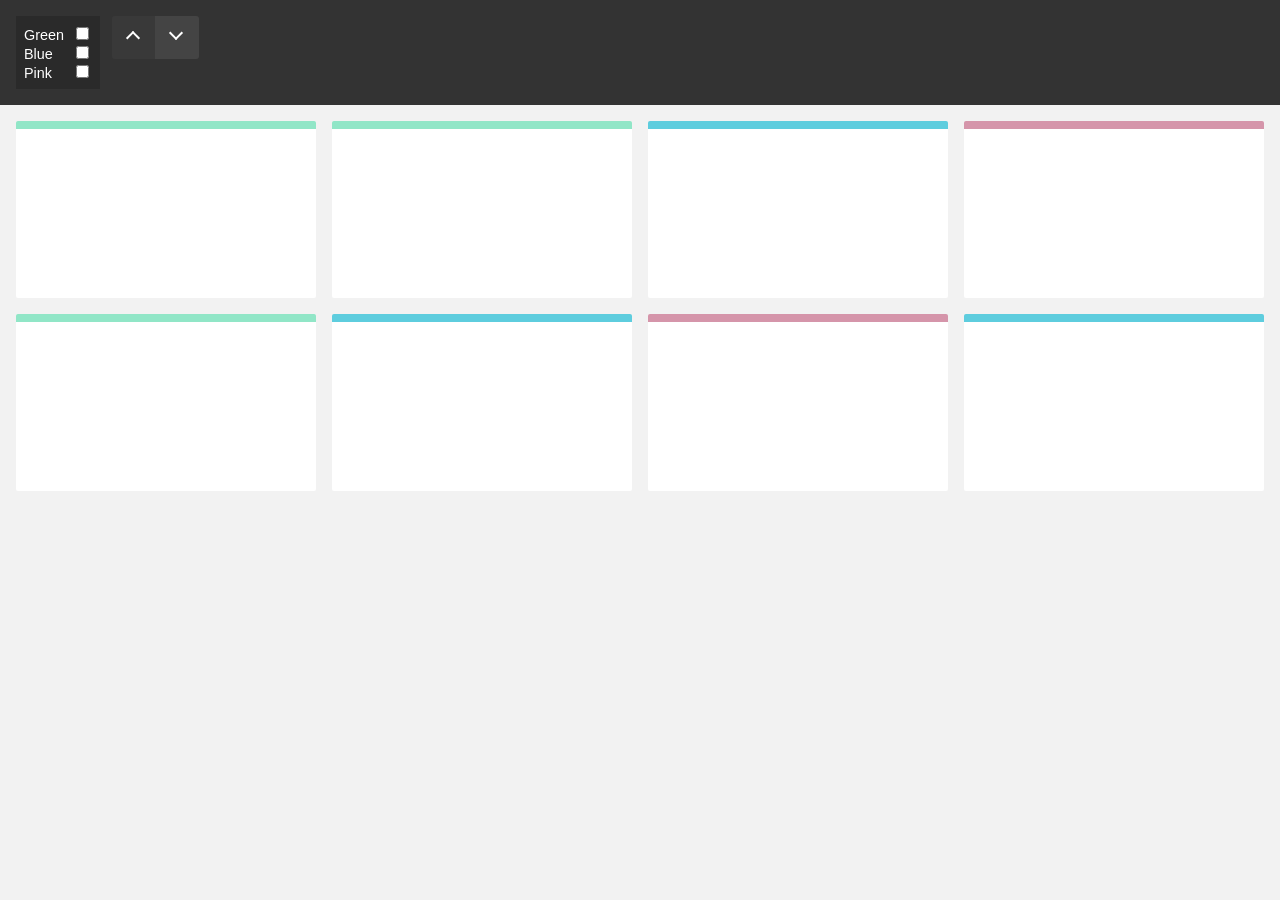
<file: mixitup-3/demos/checkboxes/index.html>
<!DOCTYPE html>
<html>
    <head>
        <meta name="viewport" content="width=device-width, initial-scale=1">

        <link href="../reset.css" rel="stylesheet"/>
        <link href="./style.css" rel="stylesheet"/>

        <title>MixItUp Demo - Checkboxes</title>
    </head>
    <body>
        <div class="controls">
            <div class="checkbox-group">
                <div class="checkbox">
                    <label class="checkbox-label">Green</label>
                    <input type="checkbox" value=".green"/>
                </div>

                <div class="checkbox">
                    <label class="checkbox-label">Blue</label>
                    <input type="checkbox" value=".blue"/>
                </div>

                <div class="checkbox">
                    <label class="checkbox-label">Pink</label>
                    <input type="checkbox" value=".pink"/>
                </div>
            </div>

            <button type="button" class="control" data-sort="default:asc">Asc</button>
            <button type="button" class="control" data-sort="default:desc">Desc</button>
        </div>

        <div class="container">
            <div class="mix green"></div>
            <div class="mix green"></div>
            <div class="mix blue"></div>
            <div class="mix pink"></div>
            <div class="mix green"></div>
            <div class="mix blue"></div>
            <div class="mix pink"></div>
            <div class="mix blue"></div>

            <div class="gap"></div>
            <div class="gap"></div>
            <div class="gap"></div>
        </div>

        <script src="../../dist/mixitup.min.js"></script>

        <script>
            // In this example, we must bind a 'change' event handler to
            // our checkboxes, then interact with the mixer via
            // its .filter() API methods.

            var containerEl = document.querySelector('.container');
            var checkboxGroup = document.querySelector('.checkbox-group');
            var checkboxes = checkboxGroup.querySelectorAll('input[type="checkbox"]');

            var mixer = mixitup(containerEl);

            checkboxGroup.addEventListener('change', function() {
                var selectors = [];

                // Iterate through all checkboxes, pushing the
                // values of those that are checked into an array

                for (var i = 0; i < checkboxes.length; i++) {
                    var checkbox = checkboxes[i];

                    if (checkbox.checked) selectors.push(checkbox.value);
                }

                // If there are values in the array, join it into a string
                // using your desired logic, and send to the mixer's .filter()
                // method, otherwise filter by 'all'

                var selectorString = selectors.length > 0 ?
                    selectors.join(',') : // or '.' for AND logic
                    'all';

                mixer.filter(selectorString);
            });
        </script>
    </body>
</html>
</file>
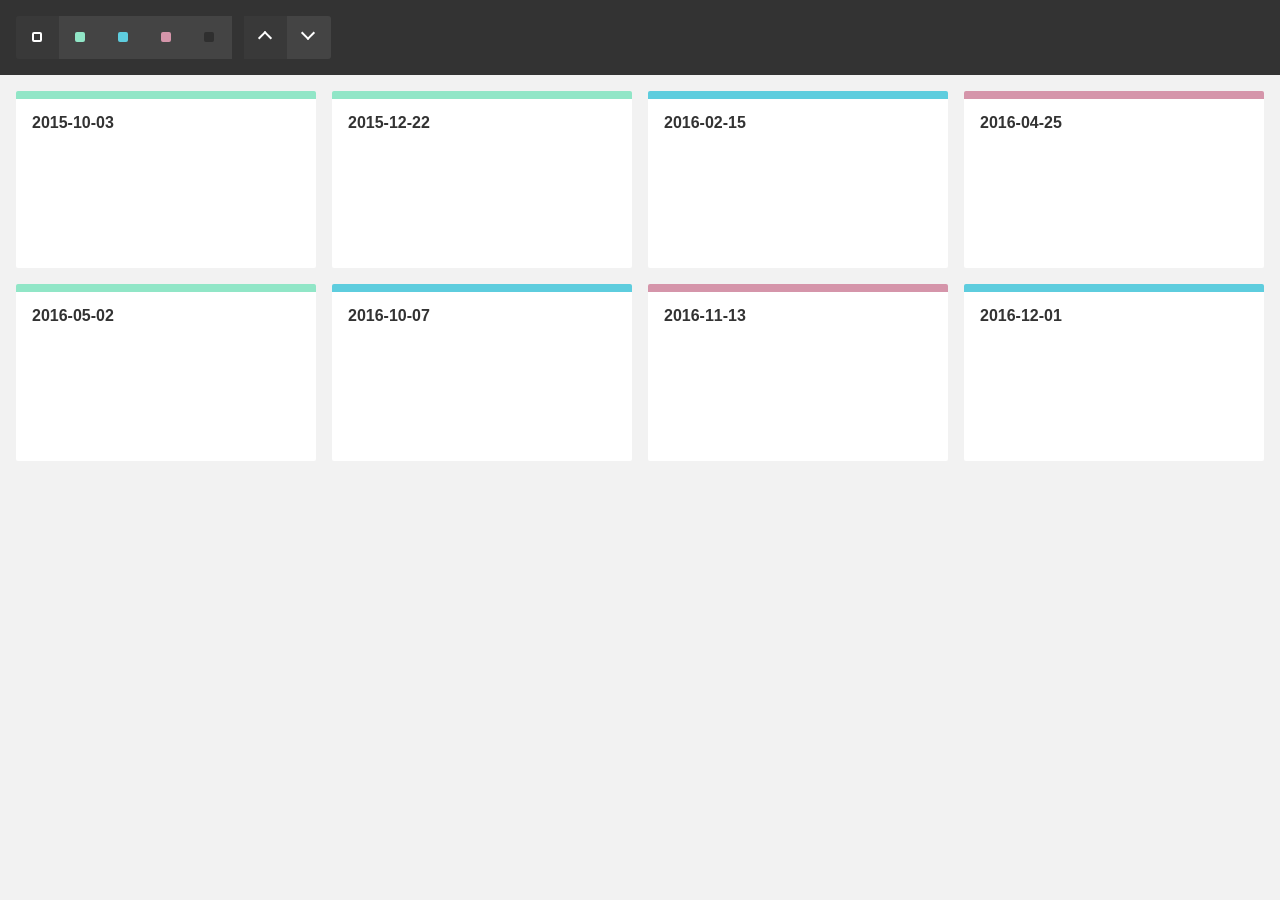
<file: mixitup-3/demos/dataset-empty-container/index.html>
<!DOCTYPE html>
<html>
    <head>
        <meta name="viewport" content="width=device-width, initial-scale=1">

        <link href="../reset.css" rel="stylesheet"/>
        <link href="./style.css" rel="stylesheet"/>

        <title>MixItUp Demo - Dataset with an Empty Container</title>
    </head>
    <body>
        <div class="controls" data-ref="controls">
            <button type="button" class="control control-filter" data-ref="filter" data-color="all">All</button>
            <button type="button" class="control control-filter" data-ref="filter" data-color="green">Green</button>
            <button type="button" class="control control-filter" data-ref="filter" data-color="blue">Blue</button>
            <button type="button" class="control control-filter" data-ref="filter" data-color="pink">Pink</button>
            <button type="button" class="control control-filter" data-ref="filter" data-color="none">None</button>

            <button type="button" class="control control-sort" data-ref="sort" data-key="publishedDate" data-order="asc">Asc</button>
            <button type="button" class="control control-sort" data-ref="sort" data-key="publishedDate" data-order="desc">Desc</button>
        </div>

        <div class="container" data-ref="container">
            <div class="gap" data-ref="first-gap"></div>
            <div class="gap"></div>
            <div class="gap"></div>
        </div>

        <script src="../mock-api.js"></script>
        <script src="../../dist/mixitup.min.js"></script>

        <script>
            // Typically, our data would live in a DB and be retrieved via a JSON API, but in
            // this demo we will create a mock dataset using an array literal:

            var items = [
                {
                    id: 1,
                    color: 'green',
                    publishedDate: '2015-10-03'
                },
                {
                    id: 2,
                    color: 'green',
                    publishedDate: '2015-12-22'
                },
                {
                    id: 3,
                    color: 'blue',
                    publishedDate: '2016-02-15'
                },
                {
                    id: 4,
                    color: 'pink',
                    publishedDate: '2016-04-25'
                },
                {
                    id: 5,
                    color: 'green',
                    publishedDate: '2016-05-02'
                },
                {
                    id: 6,
                    color: 'blue',
                    publishedDate: '2016-10-07'
                },
                {
                    id: 7,
                    color: 'pink',
                    publishedDate: '2016-11-13'
                },
                {
                    id: 8,
                    color: 'blue',
                    publishedDate: '2016-12-01'
                }
            ];

            // The `Api` class is not part of MixItUp and has been created to mock
            // the asyncronous fetching of data for this demo. To use it, we must
            // create an api instance, passing in our mock data to represent the
            // contents of a DB.

            var api = new Api(items);

            // As we'll be building and binding our own UI, we'll start with caching
            // references to any DOM elements we'll need to work with

            var controls  = document.querySelector('[data-ref="controls"]');
            var filters   = document.querySelectorAll('[data-ref="filter"]');
            var sorts     = document.querySelectorAll('[data-ref="sort"]');
            var container = document.querySelector('[data-ref="container"]');

            // "Gap" elements are used to maintain even columns in a justified grid. See our
            // "MixItUp Grid Layouts" tutorial for more information.

            var firstGap = document.querySelector('[data-ref="first-gap"]');

            // We'll need to keep track of our active current filter so
            // that we can sort within the current filter.

            var activeColor = '';

            // Instantiate and configure the mixer

            var mixer = mixitup(container, {
                selectors: {
                    target: '[data-ref="item"]' // Query targets with an attribute selector to keep our JS and styling classes seperate
                },
                layout: {
                    siblingAfter: firstGap // Ensure the first "gap" element is known to mixitup incase of insertion into an empty container
                },
                data: {
                    uidKey: 'id' // Our data model must have a unique id. In this case, its key is 'id'
                },
                render: { // We must provide a target render function incase we need to render new items not in the initial dataset (not used in this demo)
                    target: function(item) {
                        return '<div class="item ' + item.color + '" data-ref="item"><time class="published-date">' + item.publishedDate + '</time></div>';
                    }
                }
            });

            /**
             * A helper function to set an active styling class on an active button,
             * and remove it from its siblings at the same time.
             *
             * @param {HTMLElement} activeButton
             * @param {HTMLELement[]} siblings
             * @return {void}
             */

            function activateButton(activeButton, siblings) {
                var button;
                var i;

                for (i = 0; i < siblings.length; i++) {
                    button = siblings[i];

                    button.classList[button === activeButton ? 'add' : 'remove']('control-active');
                }
            }

            /**
             * A click handler to detect the type of button clicked, read off the
             * relevent attributes, call the API, and trigger a dataset operation.
             *
             * @param   {HTMLElement} button
             * @return  {void}
             */

            function handleButtonClick(button) {
                // Define default values for color, sortBy and order
                // incase they are not present in the clicked button

                var color  = activeColor;
                var sortBy = 'id';
                var order  = 'asc';

                // If button is already active, or an operation is in progress, ignore the click

                if (button.classList.contains('control-active') || mixer.isMixing()) return;

                // Else, check what type of button it is, if any

                if (button.matches('[data-ref="filter"]')) {
                    // Filter button

                    activateButton(button, filters);

                    color = activeColor = button.getAttribute('data-color');
                } else if (button.matches('[data-ref="sort"]')) {
                    // Sort button

                    activateButton(button, sorts);

                    sortBy = button.getAttribute('data-key');
                    order = button.getAttribute('data-order');
                } else {
                    // Not a button

                    return;
                }

                // Now that we have our color filter and sorting order, we can fetch some data from the API.

                api.get({
                    color: color,
                    $sort_by: sortBy,
                    $order: order
                })
                    .then(function(items) {
                        // Our api returns an array of items which we can send
                        // straight to our mixer using the .dataset() method

                        return mixer.dataset(items);
                    })
                    .then(function(state) {
                        console.log('fetched ' + state.activeDataset.length + ' items');
                    })
                    .catch(console.error.bind(console));
            }

            // We can now set up a handler to listen for "click" events on our UI buttons

            controls.addEventListener('click', function(e) {
                handleButtonClick(e.target);
            });

            // Set controls the active controls on startup to match the default filter and sort

            activateButton(controls.querySelector('[data-color="all"]'), filters);
            activateButton(controls.querySelector('[data-order="asc"]'), sorts);

            // Finally, load the full dataset into the mixer

            mixer.dataset(items)
                .then(function(state) {
                    console.log('loaded ' + state.activeDataset.length + ' items');
                });

            // NB: Always remember to destroy the instance with mixer.destroy() when your
            // component unmounts to ensure that event handlers are unbound and the
            // instance can be garbage collected.
        </script>
    </body>
</html>
</file>
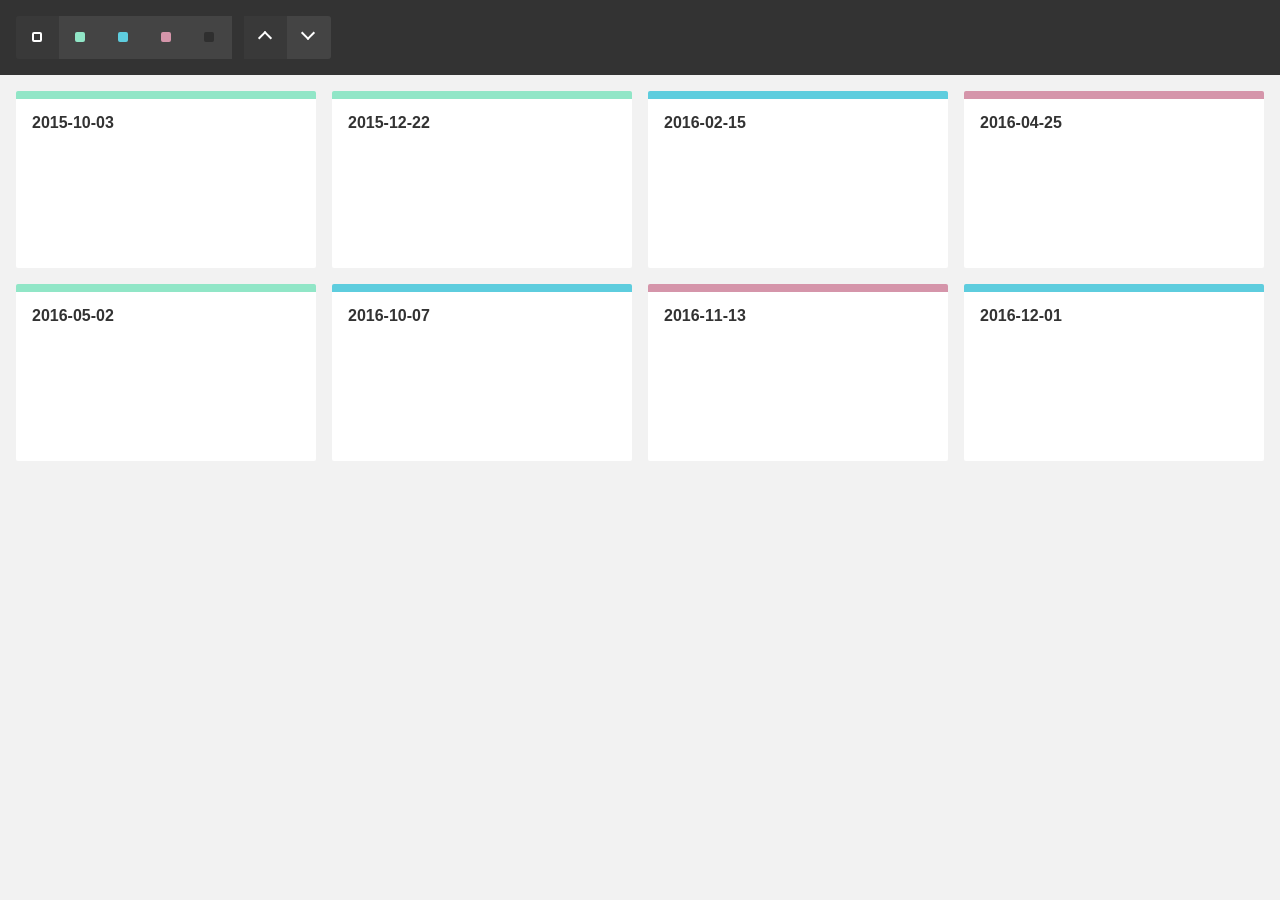
<file: mixitup-3/demos/dataset-pre-rendered-targets/index.html>
<!DOCTYPE html>
<html>
    <head>
        <meta name="viewport" content="width=device-width, initial-scale=1">

        <link href="../reset.css" rel="stylesheet"/>
        <link href="./style.css" rel="stylesheet"/>

        <title>MixItUp Demo - Dataset with Pre-rendered Targets</title>
    </head>
    <body>
        <div class="controls" data-ref="controls">
            <button type="button" class="control control-filter" data-ref="filter" data-color="all">All</button>
            <button type="button" class="control control-filter" data-ref="filter" data-color="green">Green</button>
            <button type="button" class="control control-filter" data-ref="filter" data-color="blue">Blue</button>
            <button type="button" class="control control-filter" data-ref="filter" data-color="pink">Pink</button>
            <button type="button" class="control control-filter" data-ref="filter" data-color="none">None</button>

            <button type="button" class="control control-sort" data-ref="sort" data-key="publishedDate" data-order="asc">Asc</button>
            <button type="button" class="control control-sort" data-ref="sort" data-key="publishedDate" data-order="desc">Desc</button>
        </div>

        <div class="container" data-ref="container">
            <div class="item green" data-ref="item">
                <time class="published-date">2015-10-03</time>
            </div>

            <div class="item green" data-ref="item">
                <time class="published-date">2015-12-22</time>
            </div>

            <div class="item blue" data-ref="item">
                <time class="published-date">2016-02-15</time>
            </div>

            <div class="item pink" data-ref="item">
                <time class="published-date">2016-04-25</time>
            </div>

            <div class="item green" data-ref="item">
                <time class="published-date">2016-05-02</time>
            </div>

            <div class="item blue" data-ref="item">
                <time class="published-date">2016-10-07</time>
            </div>

            <div class="item pink" data-ref="item">
                <time class="published-date">2016-11-13</time>
            </div>

            <div class="item blue" data-ref="item">
                <time class="published-date">2016-12-01</time>
            </div>

            <div class="gap" data-ref="first-gap"></div>
            <div class="gap"></div>
            <div class="gap"></div>
        </div>

        <script src="../mock-api.js"></script>
        <script src="../../dist/mixitup.min.js"></script>

        <script>
            // Typically, our data would live in a DB and be retrieved via a JSON API, but in
            // this demo we will create a mock dataset using an array literal.

            // You will notice that this data exactly matches our pre-rendered targets.

            var items = [
                {
                    id: 1,
                    color: 'green',
                    publishedDate: '2015-10-03'
                },
                {
                    id: 2,
                    color: 'green',
                    publishedDate: '2015-12-22'
                },
                {
                    id: 3,
                    color: 'blue',
                    publishedDate: '2016-02-15'
                },
                {
                    id: 4,
                    color: 'pink',
                    publishedDate: '2016-04-25'
                },
                {
                    id: 5,
                    color: 'green',
                    publishedDate: '2016-05-02'
                },
                {
                    id: 6,
                    color: 'blue',
                    publishedDate: '2016-10-07'
                },
                {
                    id: 7,
                    color: 'pink',
                    publishedDate: '2016-11-13'
                },
                {
                    id: 8,
                    color: 'blue',
                    publishedDate: '2016-12-01'
                }
            ];

            // The `Api` class is not part of MixItUp and has been created to mock
            // the asyncronous fetching of data for this demo. To use it, we must
            // create an api instance, passing in our mock data to represent the
            // contents of a DB.

            var api = new Api(items);

            // As we'll be building and binding our own UI, we'll start with caching
            // references to any DOM elements we'll need to work with

            var controls  = document.querySelector('[data-ref="controls"]');
            var filters   = document.querySelectorAll('[data-ref="filter"]');
            var sorts     = document.querySelectorAll('[data-ref="sort"]');
            var container = document.querySelector('[data-ref="container"]');

            // "Gap" elements are used to maintain even columns in a justified grid. See our
            // "MixItUp Grid Layouts" tutorial for more information.

            var firstGap = document.querySelector('[data-ref="first-gap"]');

            // We'll need to keep track of our active current filter so
            // that we can sort within the current filter.

            var activeColor = '';

            // Instantiate and configure the mixer

            var mixer = mixitup(container, {
                selectors: {
                    target: '[data-ref="item"]' // Query targets with an attribute selector to keep our JS and styling classes seperate
                },
                layout: {
                    siblingAfter: firstGap // Ensure the first "gap" element is known to mixitup incase of insertion into an empty container
                },
                load: {
                    dataset: items // As we have pre-rendered targets, we must "prime" MixItUp with their underlying data
                },
                data: {
                    uidKey: 'id' // Our data model must have a unique id. In this case, its key is 'id'
                },
                render: { // We must provide a target render function incase we need to render new items not in the initial dataset (not used in this demo)
                    target: function(item) {
                        return '<div class="item ' + item.color + '" data-ref="item"><time class="published-date">' + item.publishedDate + '</time></div>';
                    }
                }
            });

            /**
             * A helper function to set an active styling class on an active button,
             * and remove it from its siblings at the same time.
             *
             * @param {HTMLElement} activeButton
             * @param {HTMLELement[]} siblings
             * @return {void}
             */

            function activateButton(activeButton, siblings) {
                var button;
                var i;

                for (i = 0; i < siblings.length; i++) {
                    button = siblings[i];

                    button.classList[button === activeButton ? 'add' : 'remove']('control-active');
                }
            }

            /**
             * A click handler to detect the type of button clicked, read off the
             * relevent attributes, call the API, and trigger a dataset operation.
             *
             * @param   {HTMLElement} button
             * @return  {void}
             */

            function handleButtonClick(button) {
                // Define default values for color, sortBy and order
                // incase they are not present in the clicked button

                var color  = activeColor;
                var sortBy = 'id';
                var order  = 'asc';

                // If button is already active, or an operation is in progress, ignore the click

                if (button.classList.contains('control-active') || mixer.isMixing()) return;

                // Else, check what type of button it is, if any

                if (button.matches('[data-ref="filter"]')) {
                    // Filter button

                    activateButton(button, filters);

                    color = activeColor = button.getAttribute('data-color');
                } else if (button.matches('[data-ref="sort"]')) {
                    // Sort button

                    activateButton(button, sorts);

                    sortBy = button.getAttribute('data-key');
                    order = button.getAttribute('data-order');
                } else {
                    // Not a button

                    return;
                }

                // Now that we have our color filter and sorting order, we can fetch some data from the API.

                api.get({
                    color: color,
                    $sort_by: sortBy,
                    $order: order
                })
                    .then(function(items) {
                        // Our api returns an array of items which we can send
                        // straight to our mixer using the .dataset() method

                        return mixer.dataset(items);
                    })
                    .then(function(state) {
                        console.log('fetched ' + state.activeDataset.length + ' items');
                    })
                    .catch(console.error.bind(console));
            }

            // We can now set up a handler to listen for "click" events on our UI buttons

            controls.addEventListener('click', function(e) {
                handleButtonClick(e.target);
            });

            // Set controls the active controls on startup to match the default filter and sort

            activateButton(controls.querySelector('[data-color="all"]'), filters);
            activateButton(controls.querySelector('[data-order="asc"]'), sorts);

            // NB: Always remember to destroy the instance with mixer.destroy() when your
            // component unmounts to ensure that event handlers are unbound and the
            // instance can be garbage collected.
        </script>
    </body>
</html>
</file>
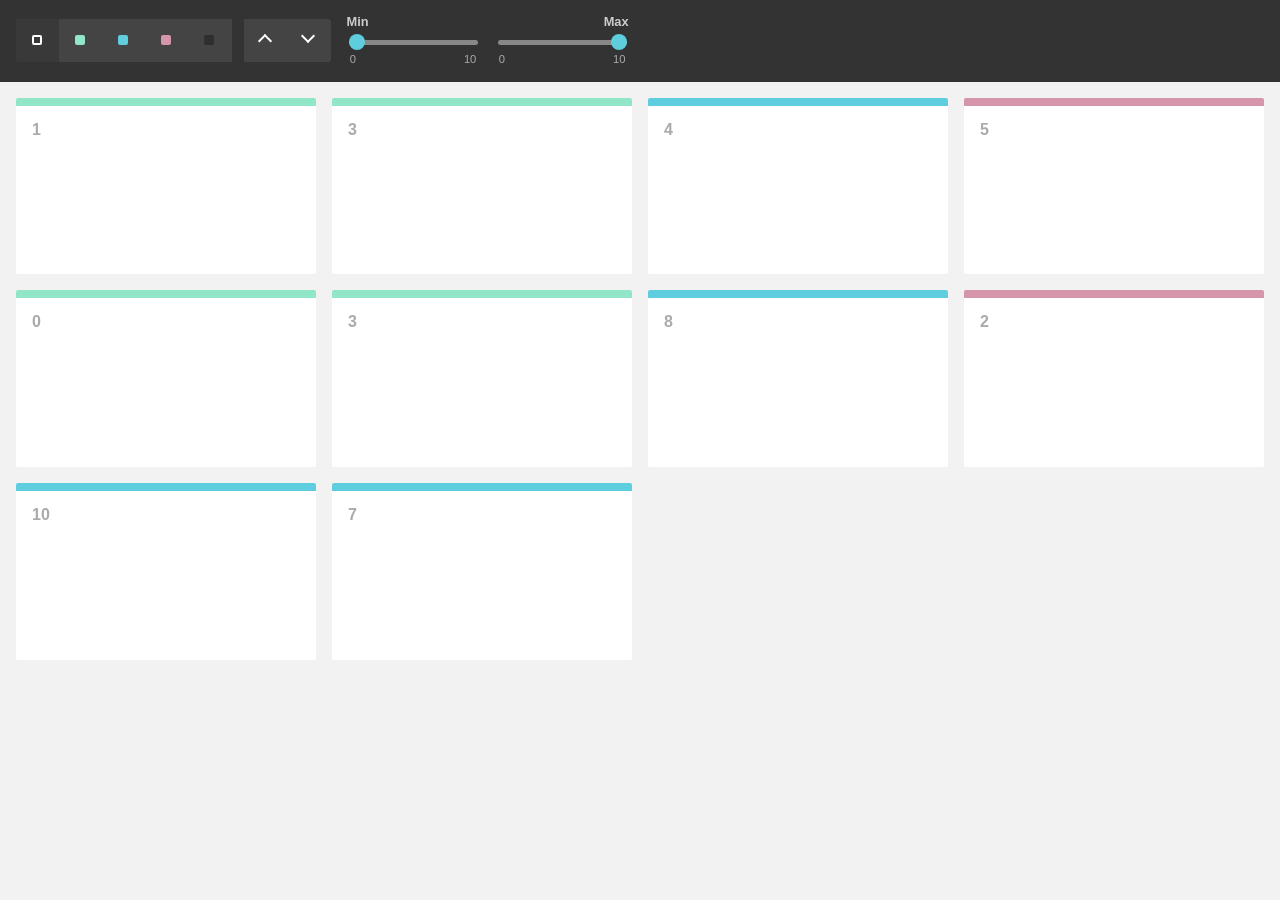
<file: mixitup-3/demos/filtering-by-range/index.html>
<!DOCTYPE html>
<html>
    <head>
        <meta name="viewport" content="width=device-width, initial-scale=1">

        <link href="../reset.css" rel="stylesheet"/>
        <link href="./style.css" rel="stylesheet"/>

        <title>MixItUp Demo - Filtering by Range</title>

        <!--
        This demo hooks into MixItUp's plugins API to provide a means of applying
        additional non-selector-based contraints to our filtering logic, such as a
        minimum and maximum range.

        Although this demo uses the native <input type="range"> only, you are free to use any
        specialised range slider UI library instead (e.g. Bootstrap, jQuery UI, etc). Simply
        update the `getRange()` function to read values in from your plugin's API instead.

        NB: REQUIRES MixItUp v3.3.0 OR LATER!
        -->
    </head>
    <body>
        <div class="controls">
            <button type="button" class="control" data-filter="all">All</button>
            <button type="button" class="control" data-filter=".green">Green</button>
            <button type="button" class="control" data-filter=".blue">Blue</button>
            <button type="button" class="control" data-filter=".pink">Pink</button>
            <button type="button" class="control" data-filter="none">None</button>

            <button type="button" class="control" data-sort="size:asc">Asc</button>
            <button type="button" class="control" data-sort="size:desc">Desc</button>

            <datalist id="sizeLegend">
                <option value="0">
                <option value="1">
                <option value="2">
                <option value="3">
                <option value="4">
                <option value="6">
                <option value="7">
                <option value="8">
                <option value="9">
                <option value="10">
            </datalist>

            <div class="range-slider">
                <label class="range-slider-label">Min</label>

                <input name="minSize" class="range-slider-input" type="range" min="0" max="10" value="0" list="sizeLegend"/>
            </div>

            <div class="range-slider">
                <label class="range-slider-label">Max</label>

                <input name="maxSize" class="range-slider-input" type="range" min="0" max="10" value="10" list="sizeLegend"/>
            </div>
        </div>

        <div class="container" data-ref="container">
            <div class="mix green" data-size="1"></div>
            <div class="mix green" data-size="3"></div>
            <div class="mix blue" data-size="4"></div>
            <div class="mix pink" data-size="5"></div>
            <div class="mix green" data-size="0"></div>
            <div class="mix green" data-size="3"></div>
            <div class="mix blue" data-size="8"></div>
            <div class="mix pink" data-size="2"></div>
            <div class="mix blue" data-size="10"></div>
            <div class="mix blue" data-size="7"></div>

            <div class="gap"></div>
            <div class="gap"></div>
            <div class="gap"></div>
        </div>

        <script src="../../dist/mixitup.min.js"></script>

        <script>
            var container = document.querySelector('[data-ref="container"]');
            var minSizeRangeInput = document.querySelector('[name="minSize"]');
            var maxSizeRangeInput = document.querySelector('[name="maxSize"]');

            var mixer = mixitup(container, {
                animation: {
                    duration: 350
                }
            });

            /**
             * Reads the values from our two native range inputs, returning an object
             * with `min` and `max` numeric values.
             *
             * @return {object}
             */

            function getRange() {
                var min = Number(minSizeRangeInput.value);
                var max = Number(maxSizeRangeInput.value);

                return {
                    min: min,
                    max: max
                };
            }

            /**
             * Ensures that the mixer is re-filtered whenever the value of a range
             * input changes.
             *
             * @return {void}
             */

            function handleRangeInputChange() {
                mixer.filter(mixer.getState().activeFilter);
            }

            /**
             * Allows us to manipulate the test result (`true` or `false`) of a
             * target against the current filter selector(s) (e.g. `.blue`).
             *
             * In this case we want to apply an additional constraint of whether or not the
             * target is within an arbitrary range, and override the test result to `false`
             * if not. The function must always return the test result.
             *
             * @param {boolean} testResult
             *     A boolean indicating whether or not the target is passing the current filtering criteria.
             * @param {mixitup.Target} target
             *     A reference to the target being tested
             * @return {boolean}
             */

            function filterTestResult(testResult, target) {
                var size = Number(target.dom.el.getAttribute('data-size'));
                var range = getRange();

                if (size < range.min || size > range.max) {
                    testResult = false;
                }

                return testResult;
            }

            // Using the static method `registerFilter` from the MixItUp plugins API, we can
            // register the above function as a filter, to manipulate the value returned from the
            // `testResultEvaluateHideShow` hook.

            mixitup.Mixer.registerFilter('testResultEvaluateHideShow', 'range', filterTestResult);

            // Listen for change events from the two range inputs

            minSizeRangeInput.addEventListener('change', handleRangeInputChange);
            maxSizeRangeInput.addEventListener('change', handleRangeInputChange);
        </script>
    </body>
</html>
</file>
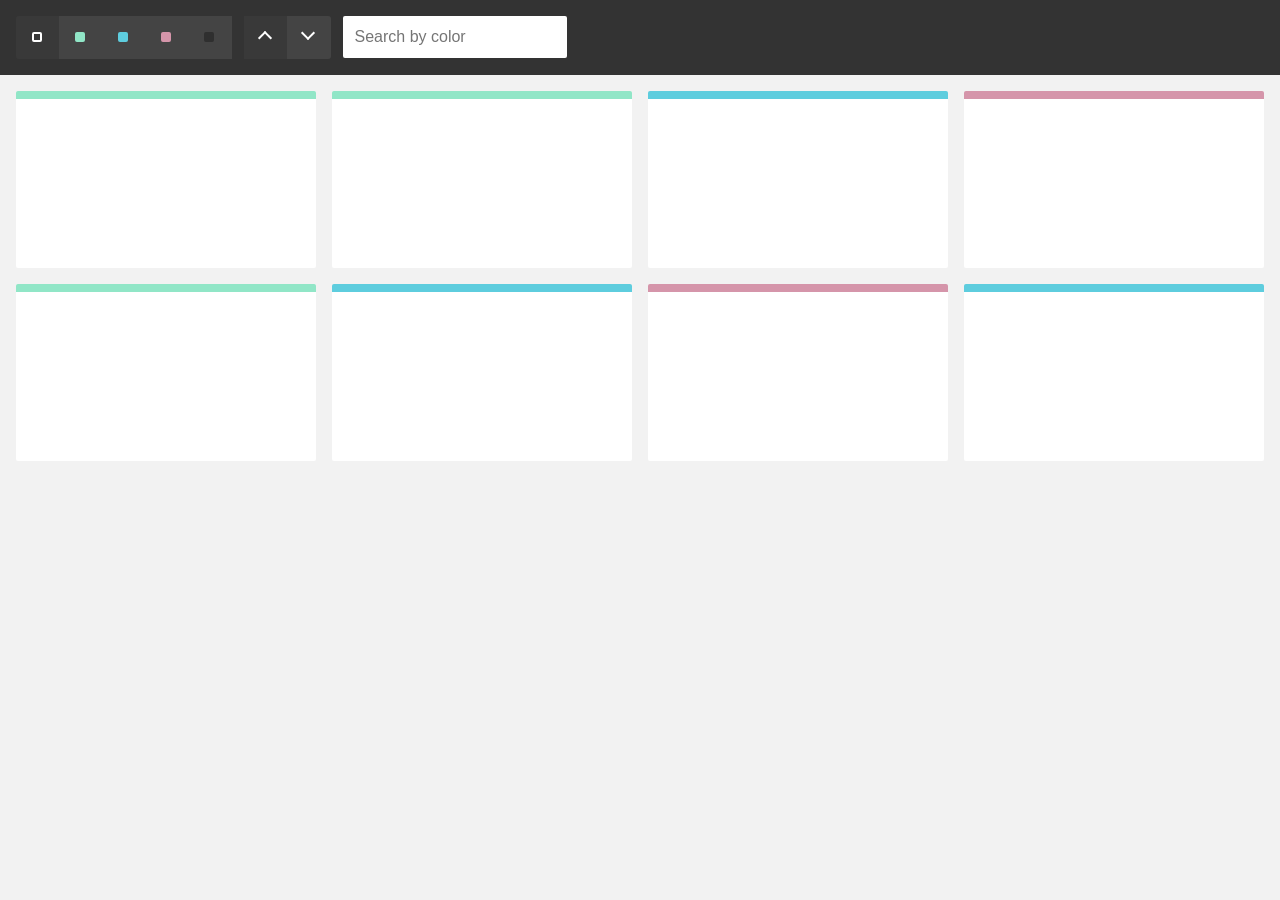
<file: mixitup-3/demos/filtering-by-text-input/index.html>
<!DOCTYPE html>
<html>
    <head>
        <meta name="viewport" content="width=device-width, initial-scale=1">

        <link href="../reset.css" rel="stylesheet"/>
        <link href="./style.css" rel="stylesheet"/>

        <title>MixItUp Demo - Filtering by Text Input</title>
    </head>
    <body>
        <div class="controls">
            <button type="button" class="control" data-filter="all">All</button>
            <button type="button" class="control" data-filter=".green">Green</button>
            <button type="button" class="control" data-filter=".blue">Blue</button>
            <button type="button" class="control" data-filter=".pink">Pink</button>
            <button type="button" class="control" data-filter="none">None</button>

            <button type="button" class="control" data-sort="default:asc">Asc</button>
            <button type="button" class="control" data-sort="default:desc">Desc</button>

            <input type="text" class="input" data-ref="input-search" placeholder="Search by color"/>
        </div>

        <div class="container" data-ref="container">
            <div class="mix green"></div>
            <div class="mix green"></div>
            <div class="mix blue"></div>
            <div class="mix pink"></div>
            <div class="mix green"></div>
            <div class="mix blue"></div>
            <div class="mix pink"></div>
            <div class="mix blue"></div>

            <div class="gap"></div>
            <div class="gap"></div>
            <div class="gap"></div>
        </div>

        <script src="../../dist/mixitup.min.js"></script>

        <script>
            var container = document.querySelector('[data-ref="container"]');
            var inputSearch = document.querySelector('[data-ref="input-search"]');
            var keyupTimeout;

            var mixer = mixitup(container, {
                animation: {
                    duration: 350
                },
                callbacks: {
                    onMixClick: function() {
                        // Reset the search if a filter is clicked

                        if (this.matches('[data-filter]')) {
                            inputSearch.value = '';
                        }
                    }
                }
            });

            // Set up a handler to listen for "keyup" events from the search input

            inputSearch.addEventListener('keyup', function() {
                var searchValue;

                if (inputSearch.value.length < 3) {
                    // If the input value is less than 3 characters, don't send

                    searchValue = '';
                } else {
                    searchValue = inputSearch.value.toLowerCase().trim();
                }

                // Very basic throttling to prevent mixer thrashing. Only search
                // once 350ms has passed since the last keyup event

                clearTimeout(keyupTimeout);

                keyupTimeout = setTimeout(function() {
                    filterByString(searchValue);
                }, 350);
            });

            /**
             * Filters the mixer using a provided search string, which is matched against
             * the contents of each target's "class" attribute. Any custom data-attribute(s)
             * could also be used.
             *
             * @param  {string} searchValue
             * @return {void}
             */

            function filterByString(searchValue) {
                if (searchValue) {
                    // Use an attribute wildcard selector to check for matches

                    mixer.filter('[class*="' + searchValue + '"]');
                } else {
                    // If no searchValue, treat as filter('all')

                    mixer.filter('all');
                }
            }
        </script>
    </body>
</html>
</file>
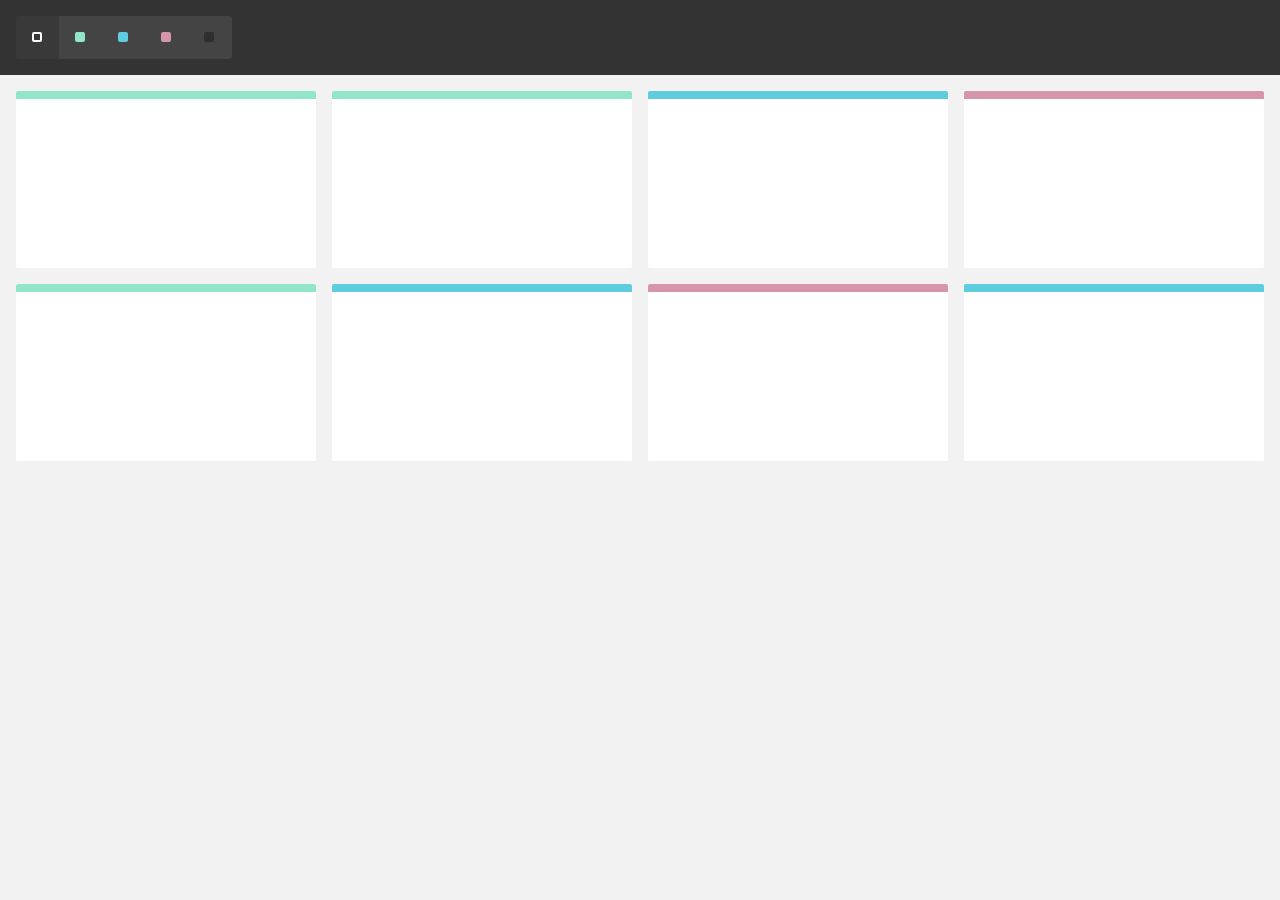
<file: mixitup-3/demos/filtering-by-url/index.html>
<!DOCTYPE html>
<html>
    <head>
        <meta name="viewport" content="width=device-width, initial-scale=1">

        <link href="../reset.css" rel="stylesheet"/>
        <link href="./style.css" rel="stylesheet"/>

        <title>MixItUp Demo - Filtering by URL</title>
    </head>
    <body>
        <div class="controls">
            <button type="button" class="control" data-filter="all">All</button>
            <button type="button" class="control" data-filter=".green">Green</button>
            <button type="button" class="control" data-filter=".blue">Blue</button>
            <button type="button" class="control" data-filter=".pink">Pink</button>
            <button type="button" class="control" data-filter="none">None</button>
        </div>

        <div class="container">
            <div class="mix green"></div>
            <div class="mix green"></div>
            <div class="mix blue"></div>
            <div class="mix pink"></div>
            <div class="mix green"></div>
            <div class="mix blue"></div>
            <div class="mix pink"></div>
            <div class="mix blue"></div>

            <div class="gap"></div>
            <div class="gap"></div>
            <div class="gap"></div>
        </div>

        <script src="../../dist/mixitup.min.js"></script>

        <script>
            // As we have no server-side application or routes, we will use
            // a URL "hash" for this demo, but we chould just as easily use
            // a URL route segment.

            // As we will use the target selector in several parts of the demo,
            // we will declare it as a variable here.

            var targetSelector = '.mix';

            /**
             * Reads a hash from the URL (if present), and converts it into a class
             * selector string. E.g "#green" -> ".green". Otherwise, defaults
             * to the targetSelector, equivalent to "all"
             *
             * @return {string}
             */

            function getSelectorFromHash() {
                var hash = window.location.hash.replace(/^#/g, '');

                var selector = hash ? '.' + hash : targetSelector;

                return selector;
            }

            /**
             * Updates the URL whenever the current filter changes.
             *
             * @param   {mixitup.State} state
             * @return  {void}
             */

            function setHash(state) {
                var selector = state.activeFilter.selector;
                var newHash = '#' + selector.replace(/^\./g, '');

                if (selector === targetSelector && window.location.hash) {
                    // Equivalent to filter "all", remove the hash

                    history.pushState(null, document.title, window.location.pathname); // or history.replaceState()
                } else if (newHash !== window.location.hash && selector !== targetSelector) {
                    // Change the hash

                    history.pushState(null, document.title, window.location.pathname + newHash); // or history.replaceState()
                }
            }

            // Instantiate and configure the mixer

            var mixer = mixitup('.container', {
                selectors: {
                    target: targetSelector
                },
                load: {
                    filter: getSelectorFromHash() // Ensure that the mixer's initial filter matches the URL on startup
                },
                callbacks: {
                    onMixEnd: setHash // Call the setHash() method at the end of each operation
                }
            });

            // Add an "onhashchange" handler to keep the mixer in sync as the user goes
            // back and forward through their history.

            // NB: This may or may not be the desired behavior for your project. If you don't
            // want MixItUp operations to count as individual history items, simply use
            // 'replaceState()' instead of 'pushState()' within the 'setHash()' function above.
            // In which case this handler would no longer be neccessary.

            window.onhashchange = function() {
                var selector = getSelectorFromHash();

                if (selector === mixer.getState().activeFilter.selector) return; // no change

                mixer.filter(selector);
            };
        </script>
    </body>
</html>
</file>
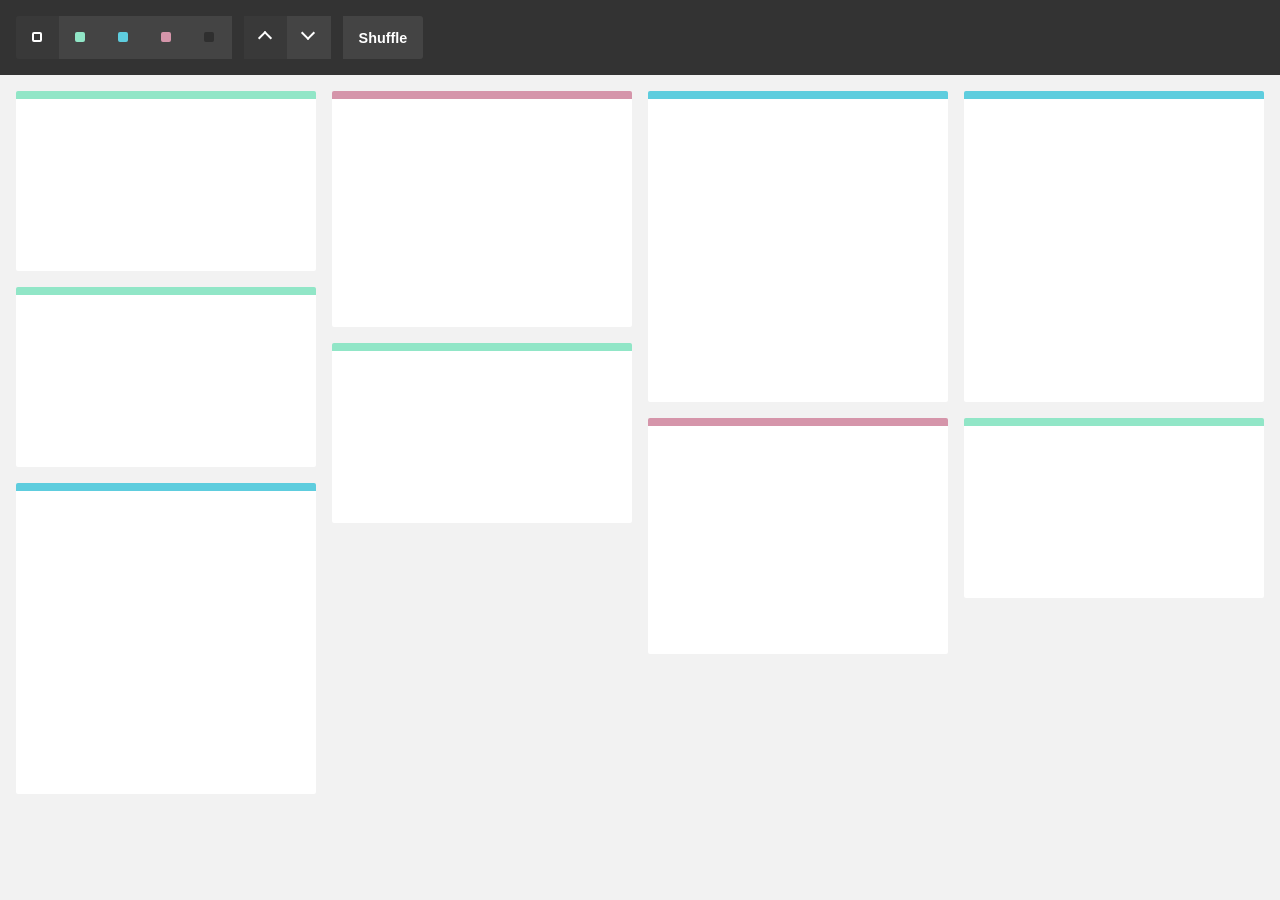
<file: mixitup-3/demos/grid-columns/index.html>
<!DOCTYPE html>
<html>
    <head>
        <meta name="viewport" content="width=device-width, initial-scale=1">

        <link href="../reset.css" rel="stylesheet"/>
        <link href="./style.css" rel="stylesheet"/>

        <title>MixItUp Demo - Columns Grid</title>
    </head>
    <body>
        <div class="controls">
            <button type="button" class="control" data-filter="all">All</button>
            <button type="button" class="control" data-filter=".green">Green</button>
            <button type="button" class="control" data-filter=".blue">Blue</button>
            <button type="button" class="control" data-filter=".pink">Pink</button>
            <button type="button" class="control" data-filter="none">None</button>

            <button type="button" class="control" data-sort="default:asc">Asc</button>
            <button type="button" class="control" data-sort="default:desc">Desc</button>

            <button type="button" class="control text" data-sort="random">Shuffle</button>
        </div>

        <div class="container">
            <div class="mix green"></div>
            <div class="mix green"></div>
            <div class="mix blue"></div>
            <div class="mix pink"></div>
            <div class="mix green"></div>
            <div class="mix blue"></div>
            <div class="mix pink"></div>
            <div class="mix blue"></div>
            <div class="mix green"></div>
        </div>

        <script src="../../dist/mixitup.min.js"></script>

        <script>
            var containerEl = document.querySelector('.container');

            var mixer = mixitup(containerEl, {
                animation: {
                    animateResizeContainer: false // required to prevent column algorithm bug
                }
            });

            // NB: See comments in stylesheet regarding fixes for chrome and safari "flickering"
        </script>
    </body>
</html>
</file>
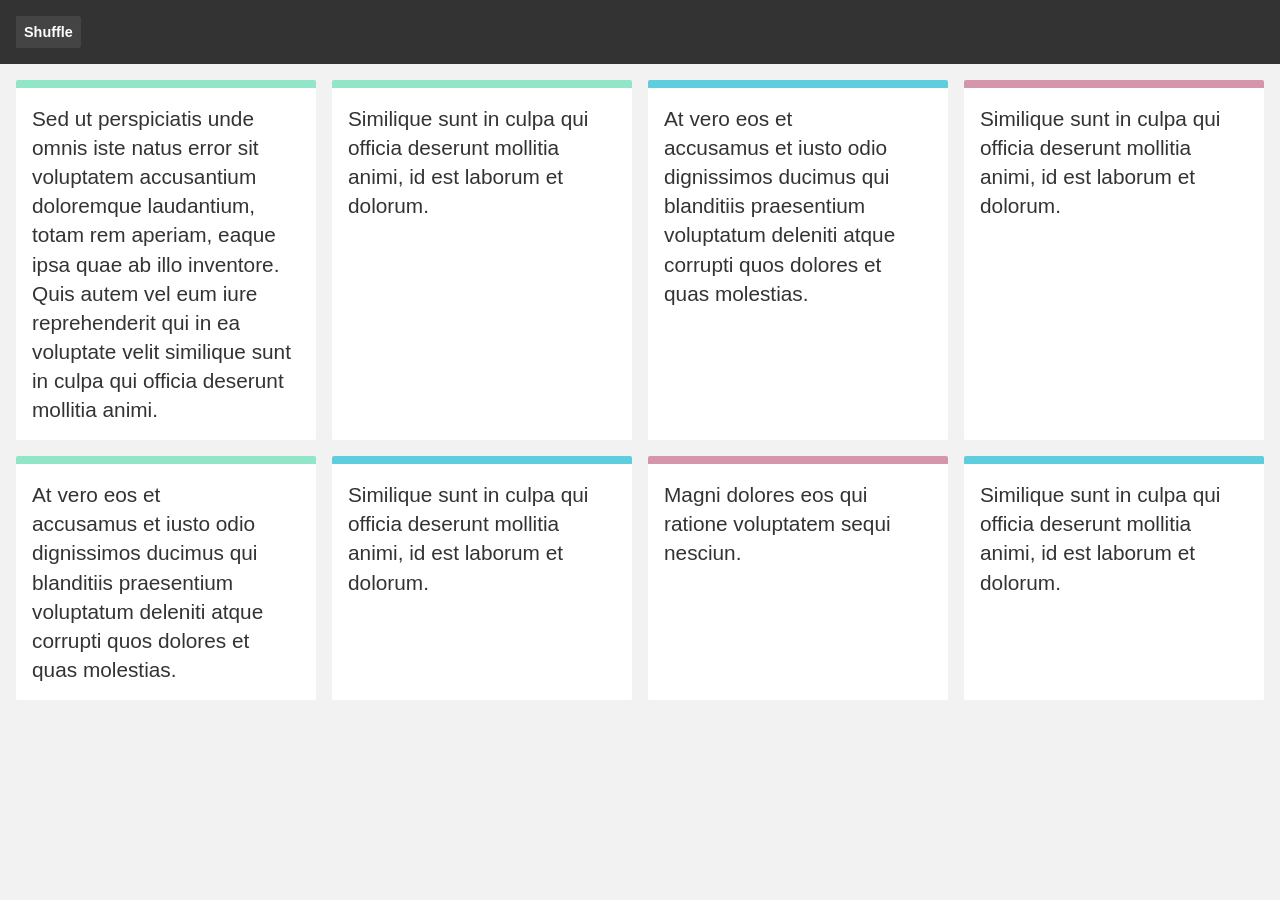
<file: mixitup-3/demos/grid-flex-box-matching-heights/index.html>
<!DOCTYPE html>
<html>
    <head>
        <meta name="viewport" content="width=device-width, initial-scale=1">

        <link href="../reset.css" rel="stylesheet"/>
        <link href="./style.css" rel="stylesheet"/>

        <title>MixItUp Demo - Flex-box Grid with Matching Heights</title>
    </head>
    <body>
        <div class="controls">
            <button type="button" class="control" data-sort="random">Shuffle</button>
        </div>

        <div class="container">
            <div class="mix green">
                <p>Sed ut perspiciatis unde omnis iste natus error sit voluptatem accusantium doloremque laudantium, totam rem aperiam, eaque ipsa quae ab illo inventore. Quis autem vel eum iure reprehenderit qui in ea voluptate velit similique sunt in culpa qui officia deserunt mollitia animi.</p>
            </div>

            <div class="mix green">
                <p>Similique sunt in culpa qui officia deserunt mollitia animi, id est laborum et dolorum.</p>
            </div>

            <div class="mix blue">
                <p>At vero eos et accusamus et iusto odio dignissimos ducimus qui blanditiis praesentium voluptatum deleniti atque corrupti quos dolores et quas molestias.<p>
            </div>

            <div class="mix pink">
                <p>Similique sunt in culpa qui officia deserunt mollitia animi, id est laborum et dolorum.</p>
            </div>

            <div class="mix green">
                <p>At vero eos et accusamus et iusto odio dignissimos ducimus qui blanditiis praesentium voluptatum deleniti atque corrupti quos dolores et quas molestias.<p>
            </div>

            <div class="mix blue">
                <p>Similique sunt in culpa qui officia deserunt mollitia animi, id est laborum et dolorum.</p>
            </div>

            <div class="mix pink">
                <p>Magni dolores eos qui ratione voluptatem sequi nesciun.</p>
            </div>

            <div class="mix blue">
                <p>Similique sunt in culpa qui officia deserunt mollitia animi, id est laborum et dolorum.</p>
            </div>

            <div class="gap"></div>
            <div class="gap"></div>
            <div class="gap"></div>
        </div>

        <script src="../../dist/mixitup.min.js"></script>

        <script>
            var containerEl = document.querySelector('.container');

            var mixer = mixitup(containerEl, {
                animation: {
                    animateResizeTargets: true
                }
            });
        </script>
    </body>
</html>
</file>
<file: css/style.css>
/* All common css start */
* {
    margin: 0;
    padding: 0;
    outline: 0;
    box-sizing: border-box;
    font-family: "Jost", sans-serif;
}

ul,
ol {
    list-style-type: none;
}

a{
    text-decoration: none;
}
a:hover {
    display: inline-block;
    
}

h1,
h2,
h3,
h4,
h5,
h6,
p {
    margin: 0;
    padding: 0;
    line-height: 0.8;
}
/* All common css end */

/* Header Section Start */



.navbar img{
    width: 80px;
}

.navbar {
    background: #fff;
}

.nav-link{
    font-size: 14px;
    font-weight: 500px;
    text-transform: uppercase;
    color: #222222;
    position: relative;
    padding: 0 !important;
    margin: 15px;
}

.menuIcon, i{
    color: #222222;
}


.menuIcon{
    display: flex;
    column-gap: 10px;
    align-items: center;
}

.nav-link::after{
    position: absolute;
    content: "";
    width: 0;
    height: 2px;
    background-color: black;
    left: 0;
    bottom: 0;
    visibility: none;
    opacity: 0;
    transition: 0.4s;
    
}

.nav-link:hover.nav-link::after{
    visibility: visible;
    opacity: 1;
    width: 26px;
}

.prev{
    font-size: 30px;
    color: palevioletred;
    position: absolute;
    top: 50%;
    left: 20px;
    transform: translateY(-50%);
    z-index: 9;
}
.next{
    font-size: 30px;
    color: rgba(172, 120, 137, 0.664);
    position: absolute;
    top: 50%;
    right: 20px;
    transform: translateY(-50%);
}
/* Header Section End */

/* Banner Part Start */
#bannerSection{
    
}
/* Banner Part End */


Banner Part End */

/* Add Section Start */
#addSection{
    padding-top:100px;
    padding-bottom: 95px;
    background: #fff;

}
/* Add Section End */
/* Product Section Satart */
#ProductSection{
    background-color: #f6faff;
    padding: 100px 0;

}
.textTittle h3{
    font-size: 35px;
    font-weight: 400;
    color: #222222;
}
.textBtn button{
    border: none;
    background: transparent;
    margin: 15px;
    transition: .4s;

}
.textBtn button:hover{
    border-bottom: 2px solid;
    font-weight: 700;
}
.catagory{
    display: flex;
    justify-content: space-between;
    align-items: center;
    font-weight: 400;
    color: #767676;
}
.catagory h4{
    font-size: 14px;
    
}
.catagory i{
    color: #767676;
}
.productText h3 {
    font-size: 16px;
    font-weight: 400;
    color: #222222;
    padding: 10px 0;
}
.productText h5{
    font-size: 16px;
    font-weight: 400;
    color: #212529;
}
.seeAllP a{
    font-size: 14px;
    font-weight: 500;
    color: #212529;
    border-bottom: 2px solid black;
    text-transform: uppercase;
}

.productText del{
    font-size: 16px;
    font-weight: 400;
    color: #ff150c;
}

/* Product Section End */
/*CounterDown Section Start*/
#counterDown{
    padding-top: 360px;
    padding-bottom: 45px;
    background: url(../images/counterDown\ img.jpg);
    background-repeat: no-repeat;
    background-size: cover;
    background-position: center;
}
.shopBtn a{
    font-size: 14px;
    font-weight: 500;
    color: #212529;
    text-transform: uppercase;
    position: relative;
}
.shopBtn a::after{
    position: absolute;
    content: "";
    width: 50%;
    height: 2px;
    background-color: black;
    left: 0;
    bottom: 0;
    
    
}
.countDown h3{
    font-size: 30px;
    font-weight: 400;
    color: #000;
    padding: 20px;
    position: relative;
}
.countDown h4{
    font-size: 16px;
    font-weight: 700;
    color: #767676;
}

.countDown {
    position: relative;
    
}
.fota {
    font-size: 30px;
    position: absolute;
    contain: "";
    right: 0;
    top: 10px;
}

/*CounterDown Section End*/
/* Limited Product Part Start */

#limitedProduct{
    margin-top: 105px;
    margin-bottom: 95px;
}
.eiditionTittle h3{
    font-size: 35px;
    font-weight: 400;
    color: #212529;
    margin-bottom: 40px;
    margin-top: 100px;
}
.editionContent{
    display: flex;
    justify-content: space-between;
}

.editionCard h3{
    font-size: 16px;
    font-weight: 400;
    color: #222;
    padding: 10px 0
}
.editionCard h4{
    font-size: 14px;
    font-weight: 400;
    color: #222;
}
.editionCard i{
    font-size: 14px;
    font-weight: 400;
    color: #767676;
}
/* Limited Product Part End */

/* @UOMO Part Start */
 #uomoPart{
    padding-top: 105px;
    padding-bottom: 100px;
 }
 .uomoTittle h3{
    font-size: 35px;
    font-weight: 400;
    color: #222;
 }

 .serviceContent{
    margin-top: 105px;
 }

.serviceContent h3{
    font-size: 18px;
    font-weight: 500;
    color: #000;
    padding: 15px 0;
}
.serviceContent h5{
    font-size: 15px;
    font-weight: 400;
    color: #767676;
}
/* @UOMO Part End */

/* Footer Part Start */
#FooterPart{
    background-color: #CFCDCD;
    padding-bottom: 30px;
    padding-top: 100px;
    position: relative;
}
.footerIcon h6{
    font-size: 14px;
    font-weight: 400;
    color: #222;
    padding-top: 50px;
    padding-bottom: 30px;
    line-height: 24px;
}
.footerIcon h5{
    font-size: 14px;
    font-weight: 500;
    color: #222;
   
}
.footerIcon h4{
    font-size: 14px;
    font-weight: 500;
    color: #222;
     padding-top: 10px;
    padding-bottom: 50px;
}
.iconFlex{
    display: flex;
    justify-content:start;
    margin-bottom: 130px;
    align-items: center;
    column-gap: 40px;
}
.companyDiv h3{
    font-size: 18px;
    font-weight: 500;
    color: #212529;
    text-transform: uppercase;
    padding-bottom: 50px;
}
.companyDiv h6{
    font-size: 14px;
    font-weight: 400;
    color: #222;
    padding-bottom: 30px;
}
.paymentDiv input{
    padding: 20px 25px;
    background: #fff;
    border: none;
    font-size: 14px;
    font-weight: 400;
    color: #767676;
    position: relative;
    
}
.paymentDiv button{
    position: absolute;
    border: none;
    background: #fff;
    padding: 20px 25px;
    font-size: 14px;
    font-weight: 500;
    color: #222;

    
}  
.paymentDiv h3{
    font-size: 18px;
    font-weight: 500;
    color: #212529;
    text-transform: uppercase;
    padding-bottom: 50px;
}
.paymentDiv h4{
     font-size: 14px;
    font-weight: 500;
    color: #222; 
    padding-top: 45px;
    padding-bottom: 20px;
}
.paymentDiv h6{
    font-size: 14px;
    font-weight: 400;
    color: #222;
    padding-bottom: 20px; 
}
.paymentDiv button{
    border: none;
    background: #fff;
}

/* Copyright Part Start */

/* Copyright Part ENd */
.langguageCurency{
    display: flex;
    column-gap: 20px;
    align-items: center;
}
.copyright h5{
    font-size: 14px;
    font-weight: 400;
    color: #767676;
}
.langguage{
    display: flex;
    column-gap: 20px;
    align-items: center;
}
.langguage h5{
    font-size: 14px;
    font-weight: 400;
    color: #767676;
}
.langguage span{
    font-size: 14px;
    font-weight: 400;
    color: #222;
}

.curency{
    display: flex;
    column-gap: 10px;
    align-items: center;

}
.curency h5{
    font-size: 14px;
    font-weight: 400;
    color: #767676;
}
.curency span{
    font-size: 14px;
    font-weight: 400;
    color: #222;
}
hr{
    padding-bottom: 35px;
}
.footerCornerIcon i{
    position: absolute;
    bottom: 0;
    right: 0;
    content: "";
    padding: 16px 16px;
    background-color: #fff;
}
/* Footer Part End */


/* Demo Slider start */

/* Demo Slider end */
</file>
<file: mixitup-3/demos/attribute-selectors/style.css>
html,
body {
    height: 100%;
    background: #f2f2f2;
}

*,
*:before,
*:after {
    box-sizing: border-box;
}

/* Controls
---------------------------------------------------------------------- */

.controls {
    padding: 1rem;
    background: #333;
    font-size: 0.1px;
}

.control {
    position: relative;
    display: inline-block;
    width: 2.7rem;
    height: 2.7rem;
    background: #444;
    cursor: pointer;
    font-size: 0.1px;
    color: white;
    transition: background 150ms;
}

.control:hover {
    background: #3f3f3f;
}

.control[data-filter]:after {
    content: '';
    position: absolute;
    width: 10px;
    height: 10px;
    top: calc(50% - 6px);
    left: calc(50% - 6px);
    border: 2px solid currentColor;
    border-radius: 2px;
    background: currentColor;
    transition: background-color 150ms, border-color 150ms;
}

.control[data-sort]:after {
    content: '';
    position: absolute;
    width: 10px;
    height: 10px;
    border-top: 2px solid;
    border-left: 2px solid;
    top: calc(50% - 6px);
    left: calc(50% - 6px);
    transform:  translateY(1px) rotate(45deg);
}

.control[data-sort*=":desc"]:after {
    transform:  translateY(-4px) rotate(-135deg);
}

.mixitup-control-active {
    background: #393939;
}

.mixitup-control-active[data-filter]:after {
    background: transparent;
}

.control:first-of-type {
    border-radius: 3px 0 0 3px;
}

.control:last-of-type {
    border-radius: 0 3px 3px 0;
}

.control[data-filter] + .control[data-sort] {
    margin-left: .75rem;
}

.control[data-filter=".green"] {
    color: #91e6c7;
}

.control[data-filter=".blue"] {
    color: #5ecdde;
}

.control[data-filter=".pink"] {
    color: #d595aa;
}

.control[data-filter="none"] {
    color: #2f2f2f;
}

/* Container
---------------------------------------------------------------------- */

.container {
    padding: 1rem;
    text-align: justify;
    font-size: 0.1px;
}

.container:after {
    content: '';
    display: inline-block;
    width: 100%;
}

/* Grid Items
---------------------------------------------------------------------- */

.item,
.gap {
    display: inline-block;
    vertical-align: top;
}

.item {
    background: #fff;
    border-top: .5rem solid currentColor;
    border-radius: 2px;
    margin-bottom: 1rem;
    position: relative;
}

.item:before {
    content: '';
    display: inline-block;
    padding-top: 56.25%;
}

.item.green {
    color: #91e6c7;
}

.item.pink {
    color: #d595aa;
}

.item.blue {
    color: #5ecdde;
}

/* Grid Breakpoints
---------------------------------------------------------------------- */

/* 2 Columns */

.item,
.gap {
    width: calc(100%/2 - (((2 - 1) * 1rem) / 2));
}

/* 3 Columns */

@media screen and (min-width: 541px) {
    .item,
    .gap {
        width: calc(100%/3 - (((3 - 1) * 1rem) / 3));
    }
}

/* 4 Columns */

@media screen and (min-width: 961px) {
    .item,
    .gap {
        width: calc(100%/4 - (((4 - 1) * 1rem) / 4));
    }
}

/* 5 Columns */

@media screen and (min-width: 1281px) {
    .item,
    .gap {
        width: calc(100%/5 - (((5 - 1) * 1rem) / 5));
    }
}
</file>
<file: mixitup-3/demos/basic-ie-8/style.css>
html,
body {
    height: 100%;
    background: #f2f2f2;
}

*,
*:before,
*:after {
    box-sizing: border-box;
}

/* Controls
---------------------------------------------------------------------- */

.controls {
    padding: 16px;
    background: #333;
    font-size: 0.1px;
}

.control {
    position: relative;
    display: inline-block;
    vertical-align: top;
    padding: 10px;
    font-size: 15px;
    height: 35px;
    min-width: 25px;
    background: #444;
    cursor: pointer;
    color: white;
    font-weight: 800;
    transition: background 150ms;
}

.control:hover {
    background: #3f3f3f;
}

.control[data-sort*=":desc"]:after {
    transform:  translateY(-4px) rotate(-135deg);
}

.mixitup-control-active {
    background: #393939;
}

.control[data-filter="all"] {
    background: #fff;
}

.control[data-filter=".green"] {
    background: #91e6c7;
}

.control[data-filter=".blue"] {
    background: #5ecdde;
}

.control[data-filter=".pink"] {
    background: #d595aa;
}

.control[data-filter="none"] {
    background: #2f2f2f;
}

/* Container
---------------------------------------------------------------------- */

.container {
    padding: 16px;
    text-align: justify;
    font-size: 0.1px;
}

.container:after {
    content: '';
    display: inline-block;
    width: 100%;
}

/* Target Elements
---------------------------------------------------------------------- */

.mix,
.gap {
    display: inline-block;
    vertical-align: top;
}

.mix {
    background: #fff;
    border-top: 8px solid transparent;
    border-radius: 2px;
    margin-bottom: 1.25%;
    position: relative;
}

.mix:before {
    content: '';
    display: inline-block;
    padding-top: 56.25%;
}

.mix.green {
    border-top-color: #91e6c7;
}

.mix.pink {
    border-top-color: #d595aa;
}

.mix.blue {
    border-top-color: #5ecdde;
}

.mix,
.gap {
    width: 24%;
}
</file>
<file: mixitup-3/demos/basic/style.css>
html,
body {
    height: 100%;
    background: #f2f2f2;
}

*,
*:before,
*:after {
    box-sizing: border-box;
}

/* Controls
---------------------------------------------------------------------- */

.controls {
    padding: 1rem;
    background: #333;
    font-size: 0.1px;
}

.control {
    position: relative;
    display: inline-block;
    width: 2.7rem;
    height: 2.7rem;
    background: #444;
    cursor: pointer;
    font-size: 0.1px;
    color: white;
    transition: background 150ms;
}

.control:hover {
    background: #3f3f3f;
}

.control[data-filter]:after {
    content: '';
    position: absolute;
    width: 10px;
    height: 10px;
    top: calc(50% - 6px);
    left: calc(50% - 6px);
    border: 2px solid currentColor;
    border-radius: 2px;
    background: currentColor;
    transition: background-color 150ms, border-color 150ms;
}

.control[data-sort]:after {
    content: '';
    position: absolute;
    width: 10px;
    height: 10px;
    border-top: 2px solid;
    border-left: 2px solid;
    top: calc(50% - 6px);
    left: calc(50% - 6px);
    transform:  translateY(1px) rotate(45deg);
}

.control[data-sort*=":desc"]:after {
    transform:  translateY(-4px) rotate(-135deg);
}

.mixitup-control-active {
    background: #393939;
}

.mixitup-control-active[data-filter]:after {
    background: transparent;
}

.control:first-of-type {
    border-radius: 3px 0 0 3px;
}

.control:last-of-type {
    border-radius: 0 3px 3px 0;
}

.control[data-filter] + .control[data-sort] {
    margin-left: .75rem;
}

.control[data-filter=".green"] {
    color: #91e6c7;
}

.control[data-filter=".blue"] {
    color: #5ecdde;
}

.control[data-filter=".pink"] {
    color: #d595aa;
}

.control[data-filter="none"] {
    color: #2f2f2f;
}

/* Container
---------------------------------------------------------------------- */

.container {
    padding: 1rem;
    text-align: justify;
    font-size: 0.1px;
}

.container:after {
    content: '';
    display: inline-block;
    width: 100%;
}

/* Target Elements
---------------------------------------------------------------------- */

.mix,
.gap {
    display: inline-block;
    vertical-align: top;
}

.mix {
    background: #fff;
    border-top: .5rem solid currentColor;
    border-radius: 2px;
    margin-bottom: 1rem;
    position: relative;
}

.mix:before {
    content: '';
    display: inline-block;
    padding-top: 56.25%;
}

.mix.green {
    color: #91e6c7;
}

.mix.pink {
    color: #d595aa;
}

.mix.blue {
    color: #5ecdde;
}

/* Grid Breakpoints
---------------------------------------------------------------------- */

/* 2 Columns */

.mix,
.gap {
    width: calc(100%/2 - (((2 - 1) * 1rem) / 2));
}

/* 3 Columns */

@media screen and (min-width: 541px) {
    .mix,
    .gap {
        width: calc(100%/3 - (((3 - 1) * 1rem) / 3));
    }
}

/* 4 Columns */

@media screen and (min-width: 961px) {
    .mix,
    .gap {
        width: calc(100%/4 - (((4 - 1) * 1rem) / 4));
    }
}

/* 5 Columns */

@media screen and (min-width: 1281px) {
    .mix,
    .gap {
        width: calc(100%/5 - (((5 - 1) * 1rem) / 5));
    }
}
</file>
<file: mixitup-3/demos/checkboxes-with-reset-checkbox/style.css>
html,
body {
    height: 100%;
    background: #f2f2f2;
}

*,
*:before,
*:after {
    box-sizing: border-box;
}

/* Controls
---------------------------------------------------------------------- */

.controls {
    padding: 1rem;
    background: #333;
    font-size: 0.1px;
}

.control {
    position: relative;
    display: inline-block;
    width: 2.7rem;
    height: 2.7rem;
    background: #444;
    cursor: pointer;
    font-size: 0.1px;
    color: white;
    transition: background 150ms;
}

.control:hover {
    background: #3f3f3f;
}

.control[data-filter]:after {
    content: '';
    position: absolute;
    width: 10px;
    height: 10px;
    top: calc(50% - 6px);
    left: calc(50% - 6px);
    border: 2px solid currentColor;
    border-radius: 2px;
    background: currentColor;
    transition: background-color 150ms, border-color 150ms;
}

.control[data-sort]:after {
    content: '';
    position: absolute;
    width: 10px;
    height: 10px;
    border-top: 2px solid;
    border-left: 2px solid;
    top: calc(50% - 6px);
    left: calc(50% - 6px);
    transform:  translateY(1px) rotate(45deg);
}

.control[data-sort*=":desc"]:after {
    transform:  translateY(-4px) rotate(-135deg);
}

.mixitup-control-active {
    background: #393939;
}

.mixitup-control-active[data-filter]:after {
    background: transparent;
}

.control:first-of-type {
    border-radius: 3px 0 0 3px;
}

.control:last-of-type {
    border-radius: 0 3px 3px 0;
}

.checkbox-group {
    display: inline-block;
    padding: .5rem;
    background: #2a2a2a;
    margin-right: .75rem;
    vertical-align: top;
}

.checkbox {
    text-align: justify;
}

.checkbox:after {
    content: '';
    display: inline-block;
    width: 100%;
}

.checkbox-input,
.checkbox-label {
    display: inline-block;
}

.checkbox-label {
    color: white;
    font-family: 'helvetica-neue', arial, sans-serif;
    font-size: .9rem;
    margin-right: .5rem;
}

/* Container
---------------------------------------------------------------------- */

.container {
    padding: 1rem;
    text-align: justify;
    font-size: 0.1px;
}

.container:after {
    content: '';
    display: inline-block;
    width: 100%;
}

/* Target Elements
---------------------------------------------------------------------- */

.mix,
.gap {
    display: inline-block;
    vertical-align: top;
}

.mix {
    background: #fff;
    border-top: .5rem solid currentColor;
    border-radius: 2px;
    margin-bottom: 1rem;
    position: relative;
}

.mix:before {
    content: '';
    display: inline-block;
    padding-top: 56.25%;
}

.mix.green {
    color: #91e6c7;
}

.mix.pink {
    color: #d595aa;
}

.mix.blue {
    color: #5ecdde;
}

/* Grid Breakpoints
---------------------------------------------------------------------- */

/* 2 Columns */

.mix,
.gap {
    width: calc(100%/2 - (((2 - 1) * 1rem) / 2));
}

/* 3 Columns */

@media screen and (min-width: 541px) {
    .mix,
    .gap {
        width: calc(100%/3 - (((3 - 1) * 1rem) / 3));
    }
}

/* 4 Columns */

@media screen and (min-width: 961px) {
    .mix,
    .gap {
        width: calc(100%/4 - (((4 - 1) * 1rem) / 4));
    }
}

/* 5 Columns */

@media screen and (min-width: 1281px) {
    .mix,
    .gap {
        width: calc(100%/5 - (((5 - 1) * 1rem) / 5));
    }
}
</file>
<file: mixitup-3/demos/checkboxes/style.css>
html,
body {
    height: 100%;
    background: #f2f2f2;
}

*,
*:before,
*:after {
    box-sizing: border-box;
}

/* Controls
---------------------------------------------------------------------- */

.controls {
    padding: 1rem;
    background: #333;
    font-size: 0.1px;
}

.control {
    position: relative;
    display: inline-block;
    width: 2.7rem;
    height: 2.7rem;
    background: #444;
    cursor: pointer;
    font-size: 0.1px;
    color: white;
    transition: background 150ms;
}

.control:hover {
    background: #3f3f3f;
}

.control[data-filter]:after {
    content: '';
    position: absolute;
    width: 10px;
    height: 10px;
    top: calc(50% - 6px);
    left: calc(50% - 6px);
    border: 2px solid currentColor;
    border-radius: 2px;
    background: currentColor;
    transition: background-color 150ms, border-color 150ms;
}

.control[data-sort]:after {
    content: '';
    position: absolute;
    width: 10px;
    height: 10px;
    border-top: 2px solid;
    border-left: 2px solid;
    top: calc(50% - 6px);
    left: calc(50% - 6px);
    transform:  translateY(1px) rotate(45deg);
}

.control[data-sort*=":desc"]:after {
    transform:  translateY(-4px) rotate(-135deg);
}

.mixitup-control-active {
    background: #393939;
}

.mixitup-control-active[data-filter]:after {
    background: transparent;
}

.control:first-of-type {
    border-radius: 3px 0 0 3px;
}

.control:last-of-type {
    border-radius: 0 3px 3px 0;
}

.checkbox-group {
    display: inline-block;
    padding: .5rem;
    background: #2a2a2a;
    margin-right: .75rem;
    vertical-align: top;
}

.checkbox {
    text-align: justify;
}

.checkbox:after {
    content: '';
    display: inline-block;
    width: 100%;
}

.checkbox-input,
.checkbox-label {
    display: inline-block;
}

.checkbox-label {
    color: white;
    font-family: 'helvetica-neue', arial, sans-serif;
    font-size: .9rem;
    margin-right: .5rem;
}

/* Container
---------------------------------------------------------------------- */

.container {
    padding: 1rem;
    text-align: justify;
    font-size: 0.1px;
}

.container:after {
    content: '';
    display: inline-block;
    width: 100%;
}

/* Target Elements
---------------------------------------------------------------------- */

.mix,
.gap {
    display: inline-block;
    vertical-align: top;
}

.mix {
    background: #fff;
    border-top: .5rem solid currentColor;
    border-radius: 2px;
    margin-bottom: 1rem;
    position: relative;
}

.mix:before {
    content: '';
    display: inline-block;
    padding-top: 56.25%;
}

.mix.green {
    color: #91e6c7;
}

.mix.pink {
    color: #d595aa;
}

.mix.blue {
    color: #5ecdde;
}

/* Grid Breakpoints
---------------------------------------------------------------------- */

/* 2 Columns */

.mix,
.gap {
    width: calc(100%/2 - (((2 - 1) * 1rem) / 2));
}

/* 3 Columns */

@media screen and (min-width: 541px) {
    .mix,
    .gap {
        width: calc(100%/3 - (((3 - 1) * 1rem) / 3));
    }
}

/* 4 Columns */

@media screen and (min-width: 961px) {
    .mix,
    .gap {
        width: calc(100%/4 - (((4 - 1) * 1rem) / 4));
    }
}

/* 5 Columns */

@media screen and (min-width: 1281px) {
    .mix,
    .gap {
        width: calc(100%/5 - (((5 - 1) * 1rem) / 5));
    }
}
</file>
<file: mixitup-3/demos/dataset-empty-container/style.css>
html,
body {
    height: 100%;
    background: #f2f2f2;
}

*,
*:before,
*:after {
    box-sizing: border-box;
}

/* Controls
---------------------------------------------------------------------- */

.controls {
    padding: 1rem;
    background: #333;
    font-size: 0.1px;
}

.control {
    position: relative;
    display: inline-block;
    width: 2.7rem;
    height: 2.7rem;
    background: #444;
    cursor: pointer;
    font-size: 0.1px;
    color: white;
    transition: background 150ms;
}

.control:not(.control-active):hover {
    background: #3f3f3f;
}

.control-filter:after {
    content: '';
    position: absolute;
    width: 10px;
    height: 10px;
    top: calc(50% - 6px);
    left: calc(50% - 6px);
    border: 2px solid currentColor;
    border-radius: 2px;
    background: currentColor;
    transition: background-color 150ms, border-color 150ms;
}

.control-sort:after {
    content: '';
    position: absolute;
    width: 10px;
    height: 10px;
    border-top: 2px solid;
    border-left: 2px solid;
    top: calc(50% - 6px);
    left: calc(50% - 6px);
    transform:  translateY(1px) rotate(45deg);
}

.control-sort[data-order="desc"]:after {
    transform:  translateY(-4px) rotate(-135deg);
}

.control-active {
    background: #393939;
}

.control-filter.control-active:after {
    background: transparent;
}

.control:first-of-type {
    border-radius: 3px 0 0 3px;
}

.control:last-of-type {
    border-radius: 0 3px 3px 0;
}

.control-filter + .control-sort {
    margin-left: .75rem;
}

.control-filter[data-color="green"] {
    color: #91e6c7;
}

.control-filter[data-color="blue"] {
    color: #5ecdde;
}

.control-filter[data-color="pink"] {
    color: #d595aa;
}

.control-filter[data-color="none"] {
    color: #2f2f2f;
}

/* Container
---------------------------------------------------------------------- */

.container {
    padding: 1rem;
    text-align: justify;
    font-size: 0.1px;
}

.container:after {
    content: '';
    display: inline-block;
    width: 100%;
}

/* Target Elements
---------------------------------------------------------------------- */

.item,
.gap {
    display: inline-block;
    vertical-align: top;
}

.item {
    background: #fff;
    border-top: .5rem solid currentColor;
    border-radius: 2px;
    margin-bottom: 1rem;
    position: relative;
}

.item:before {
    content: '';
    display: inline-block;
    padding-top: 56.25%;
}

.item.green {
    color: #91e6c7;
}

.item.pink {
    color: #d595aa;
}

.item.blue {
    color: #5ecdde;
}

.item .published-date {
    position: absolute;
    top: 0;
    left: 0;
    padding: 1rem;
    font-size: 1rem;
    color: #333;
    font-family: 'helvetica-neue', arial, sans-serif;
    font-weight:  700;
}

/* Grid Breakpoints
---------------------------------------------------------------------- */

/* 2 Columns */

.item,
.gap {
    width: calc(100%/2 - (((2 - 1) * 1rem) / 2));
}

/* 3 Columns */

@media screen and (min-width: 541px) {
    .item,
    .gap {
        width: calc(100%/3 - (((3 - 1) * 1rem) / 3));
    }
}

/* 4 Columns */

@media screen and (min-width: 961px) {
    .item,
    .gap {
        width: calc(100%/4 - (((4 - 1) * 1rem) / 4));
    }
}

/* 5 Columns */

@media screen and (min-width: 1281px) {
    .item,
    .gap {
        width: calc(100%/5 - (((5 - 1) * 1rem) / 5));
    }
}
</file>
<file: mixitup-3/demos/dataset-pre-rendered-targets/style.css>
html,
body {
    height: 100%;
    background: #f2f2f2;
}

*,
*:before,
*:after {
    box-sizing: border-box;
}

/* Controls
---------------------------------------------------------------------- */

.controls {
    padding: 1rem;
    background: #333;
    font-size: 0.1px;
}

.control {
    position: relative;
    display: inline-block;
    width: 2.7rem;
    height: 2.7rem;
    background: #444;
    cursor: pointer;
    font-size: 0.1px;
    color: white;
    transition: background 150ms;
}

.control:not(.control-active):hover {
    background: #3f3f3f;
}

.control-filter:after {
    content: '';
    position: absolute;
    width: 10px;
    height: 10px;
    top: calc(50% - 6px);
    left: calc(50% - 6px);
    border: 2px solid currentColor;
    border-radius: 2px;
    background: currentColor;
    transition: background-color 150ms, border-color 150ms;
}

.control-sort:after {
    content: '';
    position: absolute;
    width: 10px;
    height: 10px;
    border-top: 2px solid;
    border-left: 2px solid;
    top: calc(50% - 6px);
    left: calc(50% - 6px);
    transform:  translateY(1px) rotate(45deg);
}

.control-sort[data-order="desc"]:after {
    transform:  translateY(-4px) rotate(-135deg);
}

.control-active {
    background: #393939;
}

.control-filter.control-active:after {
    background: transparent;
}

.control:first-of-type {
    border-radius: 3px 0 0 3px;
}

.control:last-of-type {
    border-radius: 0 3px 3px 0;
}

.control-filter + .control-sort {
    margin-left: .75rem;
}

.control-filter[data-color="green"] {
    color: #91e6c7;
}

.control-filter[data-color="blue"] {
    color: #5ecdde;
}

.control-filter[data-color="pink"] {
    color: #d595aa;
}

.control-filter[data-color="none"] {
    color: #2f2f2f;
}

/* Container
---------------------------------------------------------------------- */

.container {
    padding: 1rem;
    text-align: justify;
    font-size: 0.1px;
}

.container:after {
    content: '';
    display: inline-block;
    width: 100%;
}

/* Target Elements
---------------------------------------------------------------------- */

.item,
.gap {
    display: inline-block;
    vertical-align: top;
}

.item {
    background: #fff;
    border-top: .5rem solid currentColor;
    border-radius: 2px;
    margin-bottom: 1rem;
    position: relative;
}

.item:before {
    content: '';
    display: inline-block;
    padding-top: 56.25%;
}

.item.green {
    color: #91e6c7;
}

.item.pink {
    color: #d595aa;
}

.item.blue {
    color: #5ecdde;
}

.item .published-date {
    position: absolute;
    top: 0;
    left: 0;
    padding: 1rem;
    font-size: 1rem;
    color: #333;
    font-family: 'helvetica-neue', arial, sans-serif;
    font-weight:  700;
}

/* Grid Breakpoints
---------------------------------------------------------------------- */

/* 2 Columns */

.item,
.gap {
    width: calc(100%/2 - (((2 - 1) * 1rem) / 2));
}

/* 3 Columns */

@media screen and (min-width: 541px) {
    .item,
    .gap {
        width: calc(100%/3 - (((3 - 1) * 1rem) / 3));
    }
}

/* 4 Columns */

@media screen and (min-width: 961px) {
    .item,
    .gap {
        width: calc(100%/4 - (((4 - 1) * 1rem) / 4));
    }
}

/* 5 Columns */

@media screen and (min-width: 1281px) {
    .item,
    .gap {
        width: calc(100%/5 - (((5 - 1) * 1rem) / 5));
    }
}
</file>
<file: mixitup-3/demos/filtering-by-range/style.css>
html,
body {
    height: 100%;
    background: #f2f2f2;
}

*,
*:before,
*:after {
    box-sizing: border-box;
}

/* Controls
---------------------------------------------------------------------- */

.controls {
    padding: 1rem;
    background: #333;
    font-size: 0.1px;
}

.control {
    position: relative;
    display: inline-block;
    width: 2.7rem;
    height: 2.7rem;
    background: #444;
    cursor: pointer;
    font-size: 0.1px;
    color: white;
    transition: background 150ms;
}

.control:hover {
    background: #3f3f3f;
}

.control[data-filter]:after {
    content: '';
    position: absolute;
    width: 10px;
    height: 10px;
    top: calc(50% - 6px);
    left: calc(50% - 6px);
    border: 2px solid currentColor;
    border-radius: 2px;
    background: currentColor;
    transition: background-color 150ms, border-color 150ms;
}

.control[data-sort]:after {
    content: '';
    position: absolute;
    width: 10px;
    height: 10px;
    border-top: 2px solid;
    border-left: 2px solid;
    top: calc(50% - 6px);
    left: calc(50% - 6px);
    transform:  translateY(1px) rotate(45deg);
}

.control[data-sort*=":desc"]:after {
    transform:  translateY(-4px) rotate(-135deg);
}

.mixitup-control-active {
    background: #393939;
}

.mixitup-control-active[data-filter]:after {
    background: transparent;
}

.control:first-of-type {
    border-radius: 3px 0 0 3px;
}

.control:last-of-type {
    border-radius: 0 3px 3px 0;
}

.control[data-filter] + .control[data-sort] {
    margin-left: .75rem;
}

.control[data-filter=".green"] {
    color: #91e6c7;
}

.control[data-filter=".blue"] {
    color: #5ecdde;
}

.control[data-filter=".pink"] {
    color: #d595aa;
}

.control[data-filter="none"] {
    color: #2f2f2f;
}

.range-slider {
    margin: 0 1rem;
    display: inline-block;
    vertical-align: middle;
    position: relative;
}

.range-slider:last-child {
    margin-left: 0;
}

.range-slider::before,
.range-slider::after,
.range-slider-label {
    font-family: 'helvetica-neue', arial, sans-serif;
}

.range-slider::before,
.range-slider::after {
    font-size: .7rem;
    color: #aaa;
    content: '0';
    position: absolute;
    bottom: 0;
    left: 0;
    padding: 0 .2rem;
}

.range-slider::after {
    content: '10';
    left: auto;
    right: 0;
}

.range-slider-label {
    display: block;
    font-size: .8rem;
    color: #ccc;
    margin-bottom: .05rem;
    font-weight: 700;
}

.range-slider:last-child .range-slider-label {
    text-align: right;
}

.range-slider-input {
    position: relative;
    background: transparent;
    -webkit-appearance: none;
    margin-bottom: .75rem;
    z-index: 1;
}

.range-slider-input::-webkit-slider-runnable-track {
    width: 300px;
    height: 5px;
    background: #888;
    border: none;
    border-radius: 3px;
    transition: background 150ms;
}

.range-slider-input::-webkit-slider-thumb {
    -webkit-appearance: none;
    border: none;
    height: 16px;
    width: 16px;
    border-radius: 50%;
    background: #5ecdde;
    margin-top: -6px;
}

.range-slider-input:focus {
    outline: none;
}

/* Container
---------------------------------------------------------------------- */

.container {
    padding: 1rem;
    text-align: justify;
    font-size: 0.1px;
}

.container:after {
    content: '';
    display: inline-block;
    width: 100%;
}

/* Target Elements
---------------------------------------------------------------------- */

.mix,
.gap {
    display: inline-block;
    vertical-align: top;
}

.mix {
    background: #fff;
    border-top: .5rem solid currentColor;
    border-radius: 2px;
    margin-bottom: 1rem;
    position: relative;
    font-family: 'helvetica-neue', arial, sans-serif;
}

.mix:before {
    content: '';
    display: inline-block;
    padding-top: 56.25%;
}

.mix.green {
    color: #91e6c7;
}

.mix.pink {
    color: #d595aa;
}

.mix.blue {
    color: #5ecdde;
}

.mix[data-size]:after {
    position: absolute;
    content: attr(data-size);
    font-size: 1rem;
    font-weight: bold;
    color: #aaa;
    padding: 1rem;
    width: 100%;
    top: 0;
    left: 0;
}

/* Grid Breakpoints
---------------------------------------------------------------------- */

/* 2 Columns */

.mix,
.gap {
    width: calc(100%/2 - (((2 - 1) * 1rem) / 2));
}

/* 3 Columns */

@media screen and (min-width: 541px) {
    .mix,
    .gap {
        width: calc(100%/3 - (((3 - 1) * 1rem) / 3));
    }
}

/* 4 Columns */

@media screen and (min-width: 961px) {
    .mix,
    .gap {
        width: calc(100%/4 - (((4 - 1) * 1rem) / 4));
    }
}

/* 5 Columns */

@media screen and (min-width: 1281px) {
    .mix,
    .gap {
        width: calc(100%/5 - (((5 - 1) * 1rem) / 5));
    }
}
</file>
<file: mixitup-3/demos/filtering-by-text-input/style.css>
html,
body {
    height: 100%;
    background: #f2f2f2;
}

*,
*:before,
*:after {
    box-sizing: border-box;
}

/* Controls
---------------------------------------------------------------------- */

.controls {
    padding: 1rem;
    background: #333;
    font-size: 0.1px;
}

.control {
    position: relative;
    display: inline-block;
    width: 2.7rem;
    height: 2.7rem;
    background: #444;
    cursor: pointer;
    font-size: 0.1px;
    color: white;
    transition: background 150ms;
}

.control:hover {
    background: #3f3f3f;
}

.control[data-filter]:after {
    content: '';
    position: absolute;
    width: 10px;
    height: 10px;
    top: calc(50% - 6px);
    left: calc(50% - 6px);
    border: 2px solid currentColor;
    border-radius: 2px;
    background: currentColor;
    transition: background-color 150ms, border-color 150ms;
}

.control[data-sort]:after {
    content: '';
    position: absolute;
    width: 10px;
    height: 10px;
    border-top: 2px solid;
    border-left: 2px solid;
    top: calc(50% - 6px);
    left: calc(50% - 6px);
    transform:  translateY(1px) rotate(45deg);
}

.control[data-sort*=":desc"]:after {
    transform:  translateY(-4px) rotate(-135deg);
}

.mixitup-control-active {
    background: #393939;
}

.mixitup-control-active[data-filter]:after {
    background: transparent;
}

.control:first-of-type {
    border-radius: 3px 0 0 3px;
}

.control:last-of-type {
    border-radius: 0 3px 3px 0;
}

.control[data-filter] + .control[data-sort] {
    margin-left: .75rem;
}

.control[data-filter=".green"] {
    color: #91e6c7;
}

.control[data-filter=".blue"] {
    color: #5ecdde;
}

.control[data-filter=".pink"] {
    color: #d595aa;
}

.control[data-filter="none"] {
    color: #2f2f2f;
}

.input {
    display: inline-block;
    font-size: 1rem;
    padding: .75rem;
    margin-left: .75rem;
    border-radius: 2px;
    border: 0 none;
    background: white;
    font-family: 'helvetica neue', arial, sans-serif;
    vertical-align: top;
}

/* Container
---------------------------------------------------------------------- */

.container {
    padding: 1rem;
    text-align: justify;
    font-size: 0.1px;
}

.container:after {
    content: '';
    display: inline-block;
    width: 100%;
}

/* Target Elements
---------------------------------------------------------------------- */

.mix,
.gap {
    display: inline-block;
    vertical-align: top;
}

.mix {
    background: #fff;
    border-top: .5rem solid currentColor;
    border-radius: 2px;
    margin-bottom: 1rem;
    position: relative;
}

.mix:before {
    content: '';
    display: inline-block;
    padding-top: 56.25%;
}

.mix.green {
    color: #91e6c7;
}

.mix.pink {
    color: #d595aa;
}

.mix.blue {
    color: #5ecdde;
}

/* Grid Breakpoints
---------------------------------------------------------------------- */

/* 2 Columns */

.mix,
.gap {
    width: calc(100%/2 - (((2 - 1) * 1rem) / 2));
}

/* 3 Columns */

@media screen and (min-width: 541px) {
    .mix,
    .gap {
        width: calc(100%/3 - (((3 - 1) * 1rem) / 3));
    }
}

/* 4 Columns */

@media screen and (min-width: 961px) {
    .mix,
    .gap {
        width: calc(100%/4 - (((4 - 1) * 1rem) / 4));
    }
}

/* 5 Columns */

@media screen and (min-width: 1281px) {
    .mix,
    .gap {
        width: calc(100%/5 - (((5 - 1) * 1rem) / 5));
    }
}
</file>
<file: mixitup-3/demos/filtering-by-url/style.css>
html,
body {
    height: 100%;
    background: #f2f2f2;
}

*,
*:before,
*:after {
    box-sizing: border-box;
}

/* Controls
---------------------------------------------------------------------- */

.controls {
    padding: 1rem;
    background: #333;
    font-size: 0.1px;
}

.control {
    position: relative;
    display: inline-block;
    width: 2.7rem;
    height: 2.7rem;
    background: #444;
    cursor: pointer;
    font-size: 0.1px;
    color: white;
    transition: background 150ms;
}

.control:hover {
    background: #3f3f3f;
}

.control[data-filter]:after {
    content: '';
    position: absolute;
    width: 10px;
    height: 10px;
    top: calc(50% - 6px);
    left: calc(50% - 6px);
    border: 2px solid currentColor;
    border-radius: 2px;
    background: currentColor;
    transition: background-color 150ms, border-color 150ms;
}

.mixitup-control-active {
    background: #393939;
}

.mixitup-control-active[data-filter]:after {
    background: transparent;
}

.control:first-of-type {
    border-radius: 3px 0 0 3px;
}

.control:last-of-type {
    border-radius: 0 3px 3px 0;
}

.control[data-filter=".green"] {
    color: #91e6c7;
}

.control[data-filter=".blue"] {
    color: #5ecdde;
}

.control[data-filter=".pink"] {
    color: #d595aa;
}

.control[data-filter="none"] {
    color: #2f2f2f;
}

/* Container
---------------------------------------------------------------------- */

.container {
    padding: 1rem;
    text-align: justify;
    font-size: 0.1px;
}

.container:after {
    content: '';
    display: inline-block;
    width: 100%;
}

/* Target Elements
---------------------------------------------------------------------- */

.mix,
.gap {
    display: inline-block;
    vertical-align: top;
}

.mix {
    background: #fff;
    border-top: .5rem solid currentColor;
    border-radius: 2px;
    margin-bottom: 1rem;
    position: relative;
}

.mix:before {
    content: '';
    display: inline-block;
    padding-top: 56.25%;
}

.mix.green {
    color: #91e6c7;
}

.mix.pink {
    color: #d595aa;
}

.mix.blue {
    color: #5ecdde;
}

/* Grid Breakpoints
---------------------------------------------------------------------- */

/* 2 Columns */

.mix,
.gap {
    width: calc(100%/2 - (((2 - 1) * 1rem) / 2));
}

/* 3 Columns */

@media screen and (min-width: 541px) {
    .mix,
    .gap {
        width: calc(100%/3 - (((3 - 1) * 1rem) / 3));
    }
}

/* 4 Columns */

@media screen and (min-width: 961px) {
    .mix,
    .gap {
        width: calc(100%/4 - (((4 - 1) * 1rem) / 4));
    }
}

/* 5 Columns */

@media screen and (min-width: 1281px) {
    .mix,
    .gap {
        width: calc(100%/5 - (((5 - 1) * 1rem) / 5));
    }
}
</file>
<file: mixitup-3/demos/grid-columns/style.css>
html,
body {
    height: 100%;
    background: #f2f2f2;
}

*,
*:before,
*:after {
    box-sizing: border-box;
}

/* Controls
---------------------------------------------------------------------- */

.controls {
    padding: 1rem;
    background: #333;
    font-size: 0.1px;
}

.control {
    position: relative;
    display: inline-block;
    vertical-align: top;
    width: 2.7rem;
    height: 2.7rem;
    background: #444;
    cursor: pointer;
    font-size: 0.1px;
    color: white;
    transition: background 150ms;
}

.control:hover {
    background: #3f3f3f;
}

.control[data-filter]:after {
    content: '';
    position: absolute;
    width: 10px;
    height: 10px;
    top: calc(50% - 6px);
    left: calc(50% - 6px);
    border: 2px solid currentColor;
    border-radius: 2px;
    background: currentColor;
    transition: background-color 150ms, border-color 150ms;
}

.control[data-sort]:after {
    content: '';
    position: absolute;
    width: 10px;
    height: 10px;
    border-top: 2px solid;
    border-left: 2px solid;
    top: calc(50% - 6px);
    left: calc(50% - 6px);
    transform:  translateY(1px) rotate(45deg);
}

.control.text {
    width: auto;
    height: auto;
    padding: 0 1rem;
    font-size: .9rem;
    height: 2.7rem;
    font-weight: 800;
    color: white;
    margin-left: .75rem;
}

.control.text:after {
    display: none;
}

.control[data-sort*=":desc"]:after {
    transform:  translateY(-4px) rotate(-135deg);
}

.mixitup-control-active {
    background: #393939;
}

.mixitup-control-active[data-filter]:after {
    background: transparent;
}

.control:first-of-type {
    border-radius: 3px 0 0 3px;
}

.control:last-of-type {
    border-radius: 0 3px 3px 0;
}

.control[data-filter] + .control[data-sort] {
    margin-left: .75rem;
}

.control[data-filter=".green"] {
    color: #91e6c7;
}

.control[data-filter=".blue"] {
    color: #5ecdde;
}

.control[data-filter=".pink"] {
    color: #d595aa;
}

.control[data-filter="none"] {
    color: #2f2f2f;
}

/* Container
---------------------------------------------------------------------- */

.container {
    padding: 1rem;

    -webkit-column-count: 1;
    -moz-column-count: 1;
    column-count: 1;
}

/* Target Elements
---------------------------------------------------------------------- */

.mix {
    display: inline-block;
    vertical-align: top;
    width: 100%;
    background: #fff;
    border-top: .5rem solid currentColor;
    border-radius: 2px;
    margin-bottom: 1rem;
    position: relative;

    backface-visibility: hidden; /* prevents flicker in chrome */
    will-change: transform, opacity; /* prevents flicker in safari */
}

.mix:before {
    content: '';
    display: inline-block;
    padding-top: 56.25%;
}

.mix.green {
    color: #91e6c7;
}

.mix.pink {
    color: #d595aa;
}

.mix.blue {
    color: #5ecdde;
}

.mix.pink:before {
    padding-top: 75%;
}

.mix.blue:before {
    padding-top: 100%;
}

/* Grid Breakpoints
---------------------------------------------------------------------- */

/* 2 Columns */

@media screen and (min-width: 401px) {
    .container {
        -webkit-column-count: 2;
        -moz-column-count: 2;
        column-count: 2;
    }
}

/* 3 Columns */

@media screen and (min-width: 541px) {
    .container {
        -webkit-column-count: 3;
        -moz-column-count: 3;
        column-count: 3;
    }
}

/* 4 Columns */

@media screen and (min-width: 961px) {
    .container {
        -webkit-column-count: 4;
        -moz-column-count: 4;
        column-count: 4;
    }
}

/* 5 Columns */

@media screen and (min-width: 1281px) {
    .container {
        -webkit-column-count: 5;
        -moz-column-count: 5;
        column-count: 5;
    }
}
</file>
<file: mixitup-3/demos/grid-flex-box-matching-heights/style.css>
html,
body {
    height: 100%;
    background: #f2f2f2;

    -webkit-font-smoothing: antialiased;
    -moz-osx-font-smoothing: antialiased;
}

*,
*:before,
*:after {
    box-sizing: border-box;
}

/* Controls
---------------------------------------------------------------------- */

.controls {
    padding: 1rem;
    background: #333;
    font-size: 0.1px;
}

.control {
    position: relative;
    display: inline-block;
    padding: .5rem;
    background: #444;
    cursor: pointer;
    font-size: .9rem;
    font-weight: 800;
    color: white;
    transition: background 150ms;
}

.control:hover {
    background: #3f3f3f;
}

.mixitup-control-active {
    background: #393939;
}

.control:first-of-type {
    border-radius: 3px 0 0 3px;
}

.control:last-of-type {
    border-radius: 0 3px 3px 0;
}

/* Container
---------------------------------------------------------------------- */

.container {
    padding: 1rem;
    display: flex;
    flex-direction: row;
    flex-wrap: wrap;
    align-content: flex-start;
    justify-content: space-between;
}

/* Target Elements
---------------------------------------------------------------------- */

.mix,
.gap {
    display: inline-flex;
    vertical-align: top;
}

.mix {
    background: #fff;
    border-top: .5rem solid currentColor;
    border-radius: 2px;
    margin-bottom: 1rem;
    position: relative;
    color: transparent;
    font-family: 'helvetica-neue', arial, sans-serif;
}

.mix:before {
    content: '';
    display: inline-block;
    padding-top: 56.25%;
}

.mix.green {
    color: #91e6c7;
}

.mix.pink {
    color: #d595aa;
}

.mix.blue {
    color: #5ecdde;
}

.mix p {
    padding: 1rem;
    display: inline-block;
    font-size: calc(1vw + .5rem);
    color: #333;
    line-height: 1.4;
    font-weight: 300;
}

/* Grid Breakpoints
---------------------------------------------------------------------- */

/* 2 Columns */

.mix,
.gap {
    width: calc(100%/2 - (((2 - 1) * 1rem) / 2));
}

/* 3 Columns */

@media screen and (min-width: 541px) {
    .mix,
    .gap {
        width: calc(100%/3 - (((3 - 1) * 1rem) / 3));
    }
}

/* 4 Columns */

@media screen and (min-width: 961px) {
    .mix,
    .gap {
        width: calc(100%/4 - (((4 - 1) * 1rem) / 4));
    }
}

/* 5 Columns */

@media screen and (min-width: 1281px) {
    .mix,
    .gap {
        width: calc(100%/5 - (((5 - 1) * 1rem) / 5));
    }
}
</file>
